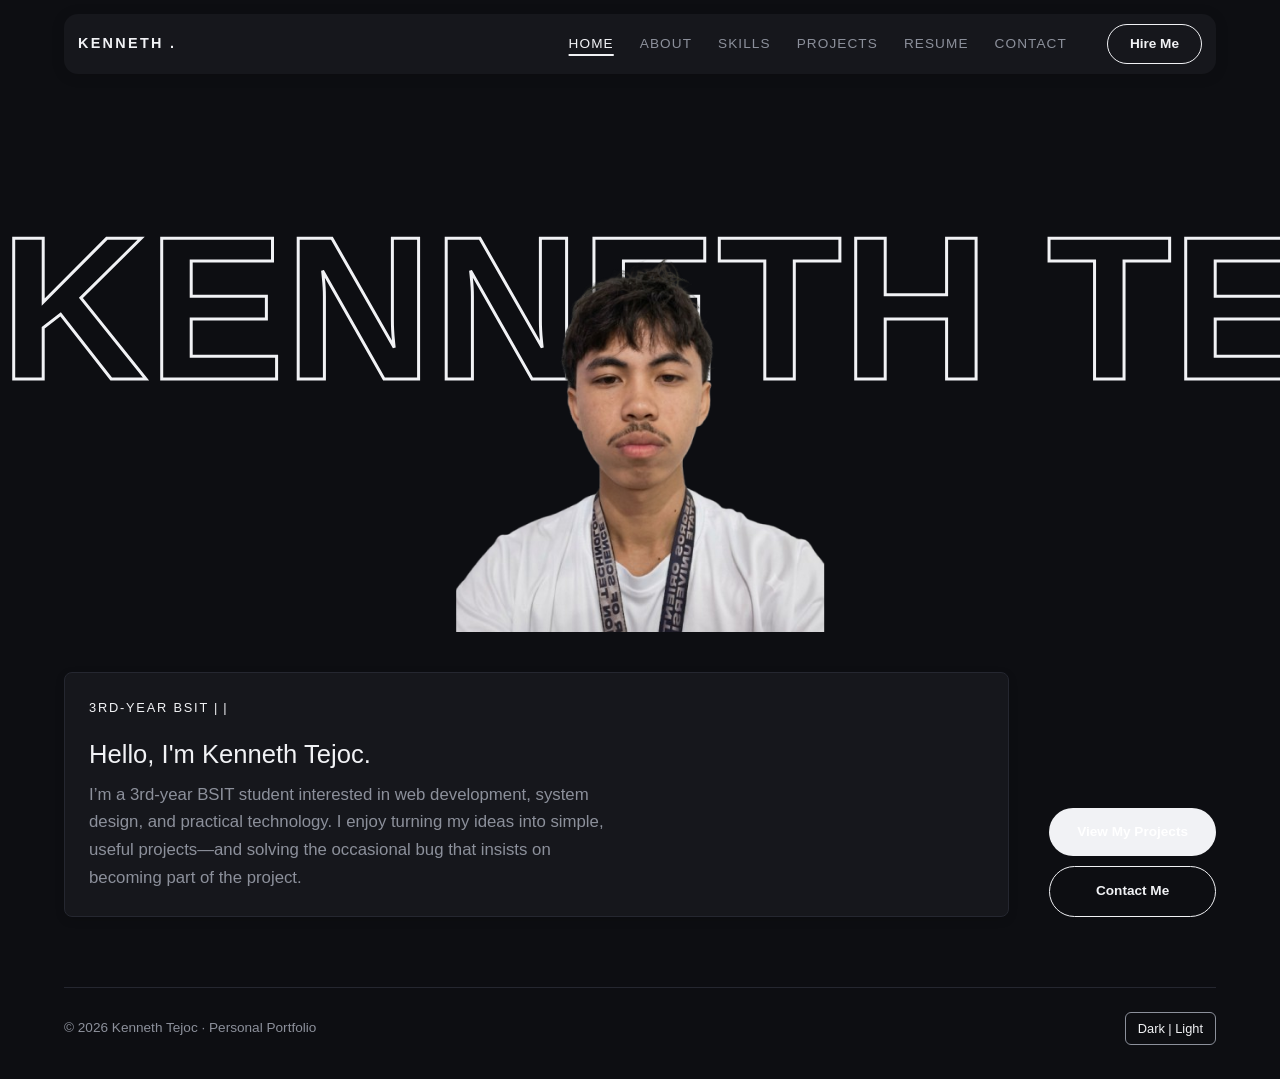
<file: index.html>
<!DOCTYPE html>
<html lang="en">
 <head>
  <meta charset="utf-8"/>
  <meta content="width=device-width, initial-scale=1" name="viewport"/>
  <title>
   Home | Portfolio
  </title>
  <link href="assets/images/favicon.png" rel="icon"/>
  <link href="assets/css/style.css" rel="stylesheet"/>
 </head>
 <body>
  <script>
   let theme = localStorage.getItem("theme");

   if (theme === "light") {
    document.body.classList.add("light");
   }
  </script>
  <header class="site-header">
   <div class="container header-row">
    <a class="logo" href="index.html">
     Kenneth
     <span>
      .
     </span>
    </a>
    <nav class="menu" id="menu">
     <a href="index.html">
      Home
     </a>
     <a href="about.html">
      About
     </a>
     <a href="skills.html">
      Skills
     </a>
     <a href="projects.html">
      Projects
     </a>
     <a href="resume.html">
      Resume
     </a>
     <a href="contact.html">
      Contact
     </a>
    </nav>
    <a class="btn header-btn" href="contact.html">
     Hire Me
    </a>
    <button aria-expanded="false" aria-label="Open menu" class="hamburger" id="hamburger">
     ☰
    </button>
   </div>
  </header>
  <main>
  <section class="hero">
    <div class="hero-stage">
      <div class="marquee">
        <div class="marquee-track">
          <span class="home-marquee">Kenneth Tejoc • BSIT Developer • </span>
          <span class="home-marquee">Kenneth Tejoc • BSIT Developer • </span>
          <span class="home-marquee">Kenneth Tejoc • BSIT Developer • </span>
        </div>
      </div>
      <img class="hero-photo" id="homePhoto" src="assets/images/Profile.jpeg" alt="Profile photo" />
    </div>
    <div class="container hero-info">
      <div class="content-card">
        <p class="hero-role" id="homeRole" data-text="3rd-Year BSIT Student &amp; Web Developer"></p>
        <p><strong>Hello, I'm <span class="personal-name">Kenneth Tejoc</span>.</strong> I’m a 3rd-year BSIT student interested in web development, system design, and practical technology. I enjoy turning my ideas into simple, useful projects—and solving the occasional bug that insists on becoming part of the project.</p>
      </div>
      <div class="hero-buttons">
        <a class="btn" id="homeProjectButton" href="projects.html">View My Projects</a>
        <a class="btn btn-outline" id="homeContactButton" href="contact.html">Contact Me</a>
      </div>
    </div>
  </section>
</main>
  <footer class="site-footer">
   <p>
    &copy; 2026 Kenneth Tejoc &middot; Personal Portfolio
   </p>
   <button aria-label="Switch dark or light mode" class="theme-button" id="themeButton">Dark | Light</button>
  </footer>
  <div class="theme-circle" id="themeCircle">
  </div>
  <script src="assets/js/script.js">
  </script>
 </body>
</html>
</file>
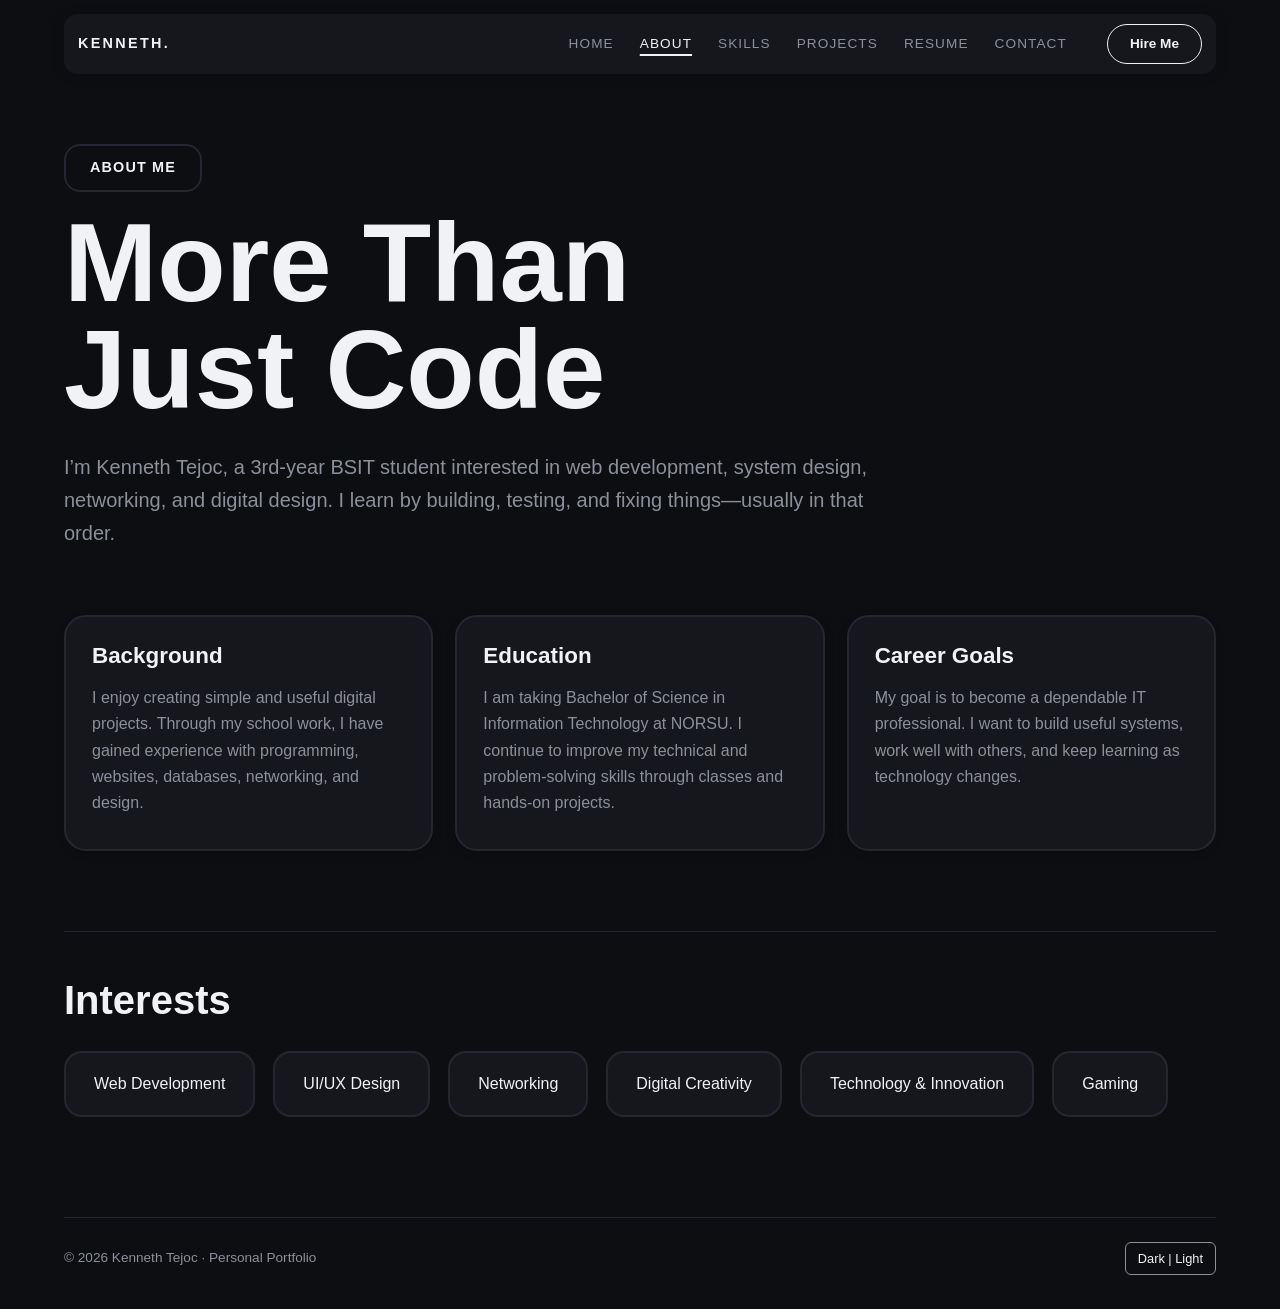
<file: about.html>
<!DOCTYPE html>
<html lang="en">
<head>
    <meta charset="utf-8">
    <meta name="viewport" content="width=device-width, initial-scale=1">
    <title>About | Portfolio</title>
    <link rel="icon" href="assets/images/favicon.png">
    <link rel="stylesheet" href="assets/css/style.css">
</head>
<body>
    <script>
        let theme = localStorage.getItem("theme");
        if (theme === "light") {
            document.body.classList.add("light");
        }
    </script>

    <header class="site-header">
        <div class="container header-row">
            <a class="logo" href="index.html">Kenneth<span>.</span></a>

            <nav class="menu" id="menu">
                <a href="index.html">Home</a>
                <a href="about.html">About</a>
                <a href="skills.html">Skills</a>
                <a href="projects.html">Projects</a>
                <a href="resume.html">Resume</a>
                <a href="contact.html">Contact</a>
            </nav>

            <a class="btn header-btn" href="contact.html">Hire Me</a>

            <button class="hamburger" id="hamburger" aria-label="Open menu" aria-expanded="false">
                ☰
            </button>
        </div>
    </header>

    <main>
        <section class="about-page container">
            <div class="about-title">
                <span class="section-label">ABOUT ME</span>
                <h1>More Than<br>Just Code</h1>
                <p>
                    I’m Kenneth Tejoc, a 3rd-year BSIT student interested in
                    web development, system design, networking, and digital design.
                    I learn by building, testing, and fixing things—usually in that order.
                </p>
            </div>

            <div class="about-cards">
                <div class="card about-card">
                    <h3>Background</h3>
                    <p>
                        I enjoy creating simple and useful digital projects. Through my school work, I have gained experience with programming, websites, databases, networking, and design.
                    </p>
                </div>

                <div class="card about-card">
                    <h3>Education</h3>
                    <p>
                        I am taking Bachelor of Science in Information Technology at NORSU. I continue to improve my technical and problem-solving skills through classes and hands-on projects.
                    </p>
                </div>

                <div class="card about-card">
                    <h3>Career Goals</h3>
                    <p>
                        My goal is to become a dependable IT professional. I want to build useful systems, work well with others, and keep learning as technology changes.
                    </p>
                </div>
            </div>

            <div class="interest-section">
                <h2>Interests</h2>
                <div class="interest-list">
                    <span>Web Development</span>
                    <span>UI/UX Design</span>
                    <span>Networking</span>
                    <span>Digital Creativity</span>
                    <span>Technology &amp; Innovation</span>
                    <span>Gaming</span>
                </div>
            </div>
        </section>
    </main>

    <footer class="site-footer">
        <p>&copy; 2026 Kenneth Tejoc · Personal Portfolio</p>
        <button class="theme-button" id="themeButton" aria-label="Switch dark or light mode">Dark | Light</button>
    </footer>

    <div class="theme-circle" id="themeCircle"></div>
    <script src="assets/js/script.js"></script>
</body>
</html>
</file>
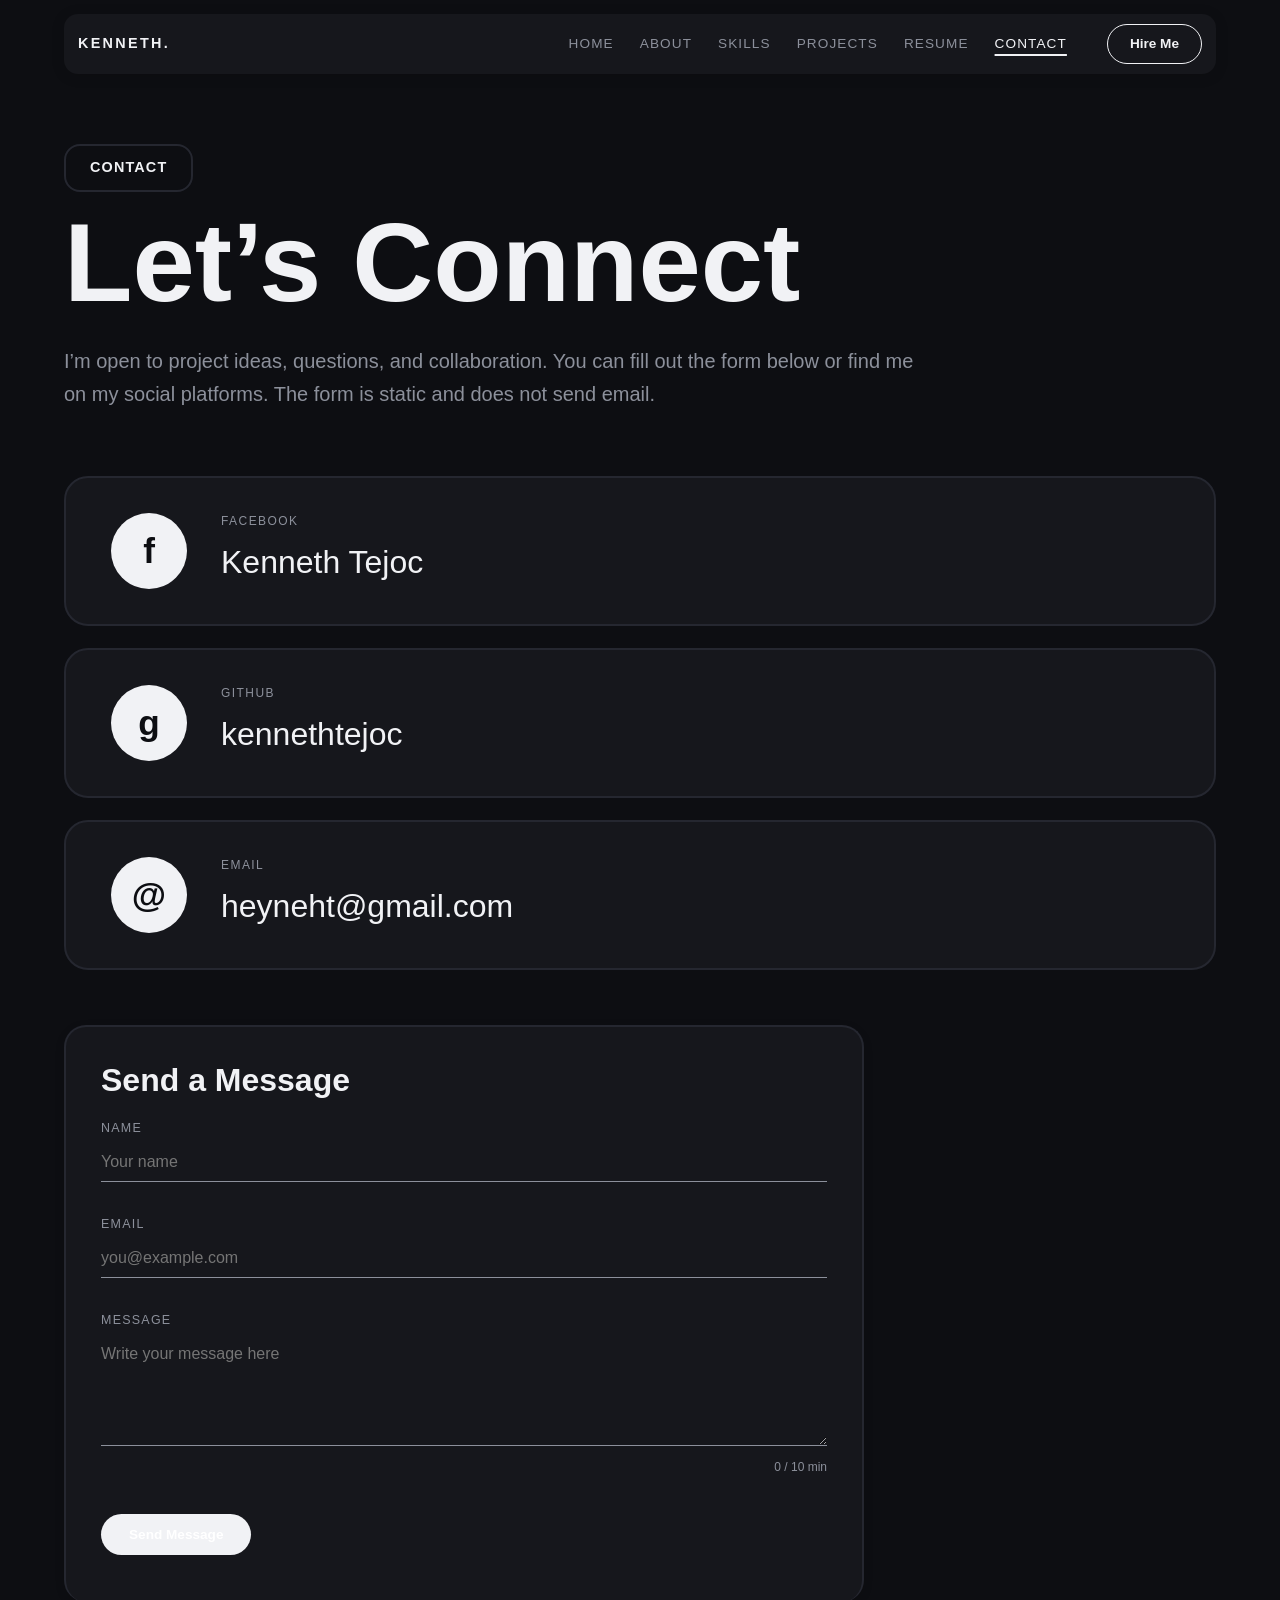
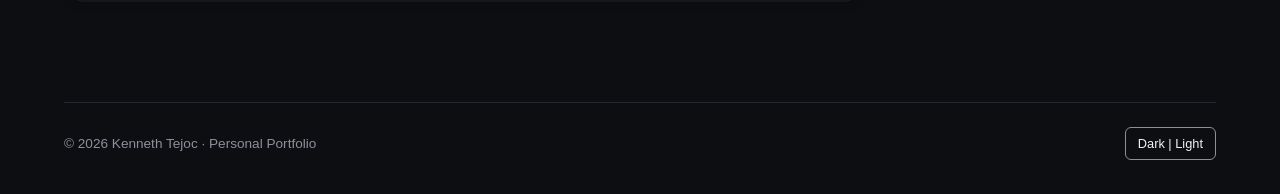
<file: contact.html>
<!DOCTYPE html>
<html lang="en">
<head>
    <meta charset="utf-8">
    <meta name="viewport" content="width=device-width, initial-scale=1">
    <title>Contact | Portfolio</title>
    <link rel="stylesheet" href="assets/css/style.css">
</head>
<body>
    <script>
        let theme = localStorage.getItem("theme");
        if (theme === "light") {
            document.body.classList.add("light");
        }
    </script>

    <header class="site-header">
        <div class="container header-row">
            <a class="logo" href="index.html">Kenneth<span>.</span></a>

            <nav class="menu" id="menu">
                <a href="index.html">Home</a>
                <a href="about.html">About</a>
                <a href="skills.html">Skills</a>
                <a href="projects.html">Projects</a>
                <a href="resume.html">Resume</a>
                <a href="contact.html">Contact</a>
            </nav>

            <a class="btn header-btn" href="contact.html">Hire Me</a>

            <button class="hamburger" id="hamburger" aria-label="Open menu" aria-expanded="false">
                ☰
            </button>
        </div>
    </header>

    <main>
        <section class="contact-page container">
            <div class="contact-title">
                <span class="section-label">CONTACT</span>
                <h1>Let’s Connect</h1>
                <p>
                    I’m open to project ideas, questions, and collaboration.
                    You can fill out the form below or find me on my social platforms.
                    The form is static and does not send email.
                </p>
            </div>

            <div class="contact-links">
                <a class="contact-link facebook" href="https://www.facebook.com/share/1MhWG9ZYZe/" target="_blank" rel="noopener">
                    <span class="contact-icon">f</span>
                    <span>
                        <small>FACEBOOK</small>
                        Kenneth Tejoc
                    </span>
                </a>

                <a class="contact-link github" href="https://github.com/kennethtejoc" target="_blank" rel="noopener">
                    <span class="contact-icon">g</span>
                    <span>
                        <small>GITHUB</small>
                        kennethtejoc
                    </span>
                </a>

                <a class="contact-link email-link">
                    <span class="contact-icon">@</span>
                    <span>
                        <small>EMAIL</small>
                        heyneht@gmail.com
                    </span>
                </a>
            </div>

            <form class="card contact-form" id="contactForm" novalidate>
                <h2>Send a Message</h2>

                <label for="name">Name</label>
                <input id="name" placeholder="Your name" type="text">
                <span class="error" id="nameError"></span>

                <label for="email">Email</label>
                <input id="email" placeholder="you@example.com" type="email">
                <span class="error" id="emailError"></span>

                <label for="message">Message</label>
                <textarea id="message" placeholder="Write your message here" rows="5"></textarea>
                <span class="counter" id="msgCount">0 / 10 min</span>
                <span class="error" id="messageError"></span>

                <button class="btn" type="submit">Send Message</button>
                <p class="form-success" id="formSuccess"></p>
            </form>
        </section>
    </main>

    <footer class="site-footer">
        <p>&copy; 2026 Kenneth Tejoc · Personal Portfolio</p>
        <button class="theme-button" id="themeButton" aria-label="Switch dark or light mode">Dark | Light</button>
    </footer>

    <div class="theme-circle" id="themeCircle"></div>
    <script src="assets/js/script.js"></script>
</body>
</html>
</file>
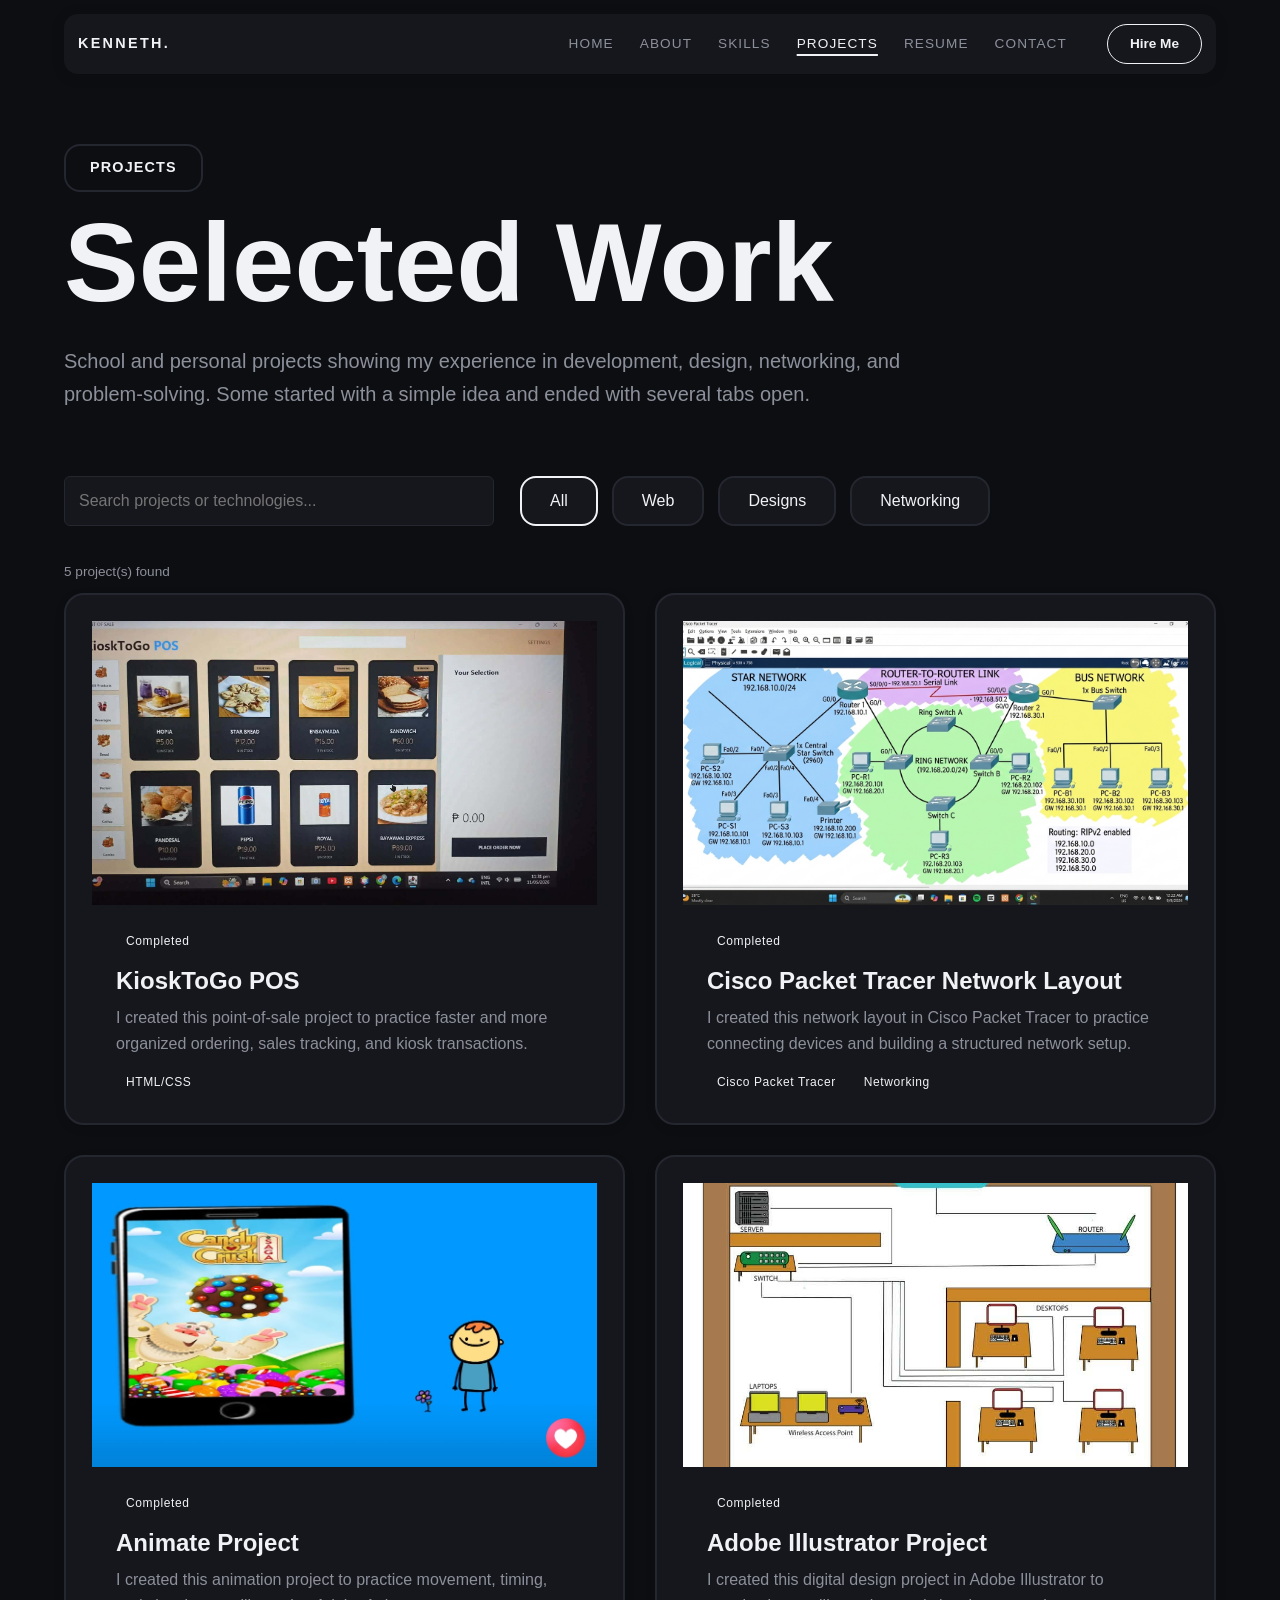
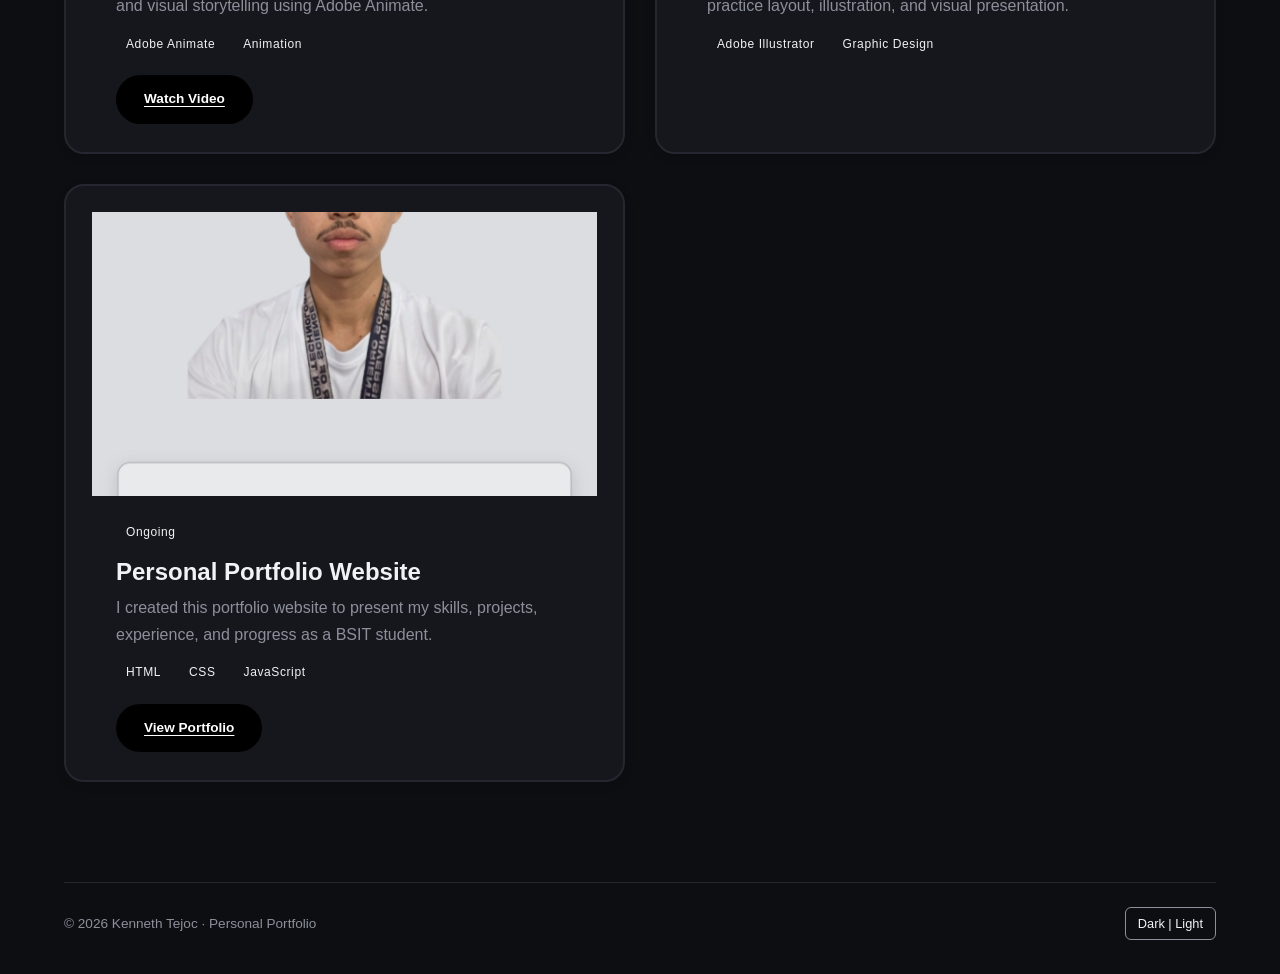
<file: projects.html>
<!DOCTYPE html>
<html lang="en">
<head>
    <meta charset="utf-8">
    <meta name="viewport" content="width=device-width, initial-scale=1">
    <title>Projects | Portfolio</title>
    <link rel="icon" href="assets/images/favicon.png">
    <link rel="stylesheet" href="assets/css/style.css">
</head>
<body>
    <script>
        let theme = localStorage.getItem("theme");
        if (theme === "light") {
            document.body.classList.add("light");
        }
    </script>

    <header class="site-header">
        <div class="container header-row">
            <a class="logo" href="index.html">Kenneth<span>.</span></a>

            <nav class="menu" id="menu">
                <a href="index.html">Home</a>
                <a href="about.html">About</a>
                <a href="skills.html">Skills</a>
                <a href="projects.html">Projects</a>
                <a href="resume.html">Resume</a>
                <a href="contact.html">Contact</a>
            </nav>

            <a class="btn header-btn" href="contact.html">Hire Me</a>

            <button class="hamburger" id="hamburger" aria-label="Open menu" aria-expanded="false">
                ☰
            </button>
        </div>
    </header>

    <main>
        <section class="projects-page container">
            <div class="projects-title">
                <span class="section-label">PROJECTS</span>
                <h1>Selected Work</h1>
                <p>
                    School and personal projects showing my experience in
                    development, design, networking, and problem-solving.
                    Some started with a simple idea and ended with several tabs open.
                </p>
            </div>

            <div class="project-tools project-tools-new">
                <input class="search-box" id="projectSearch" type="search"
                    placeholder="Search projects or technologies...">

                <div class="filters">
                    <button class="filter-btn" data-filter="All">All</button>
                    <button class="filter-btn" data-filter="Web">Web</button>
                    <button class="filter-btn" data-filter="Designs">Designs</button>
                    <button class="filter-btn" data-filter="Networking">Networking</button>
                </div>
            </div>

            <p class="result-count" id="resultCount"></p>

            <div class="project-list">
                <section class="card project" data-category="Web">
                    <img src="assets/images/kiosktogo-pos.jpg" alt="KioskToGo POS preview">
                    <span class="status">Completed</span>
                    <h3>KioskToGo POS</h3>
                    <p>
                        I created this point-of-sale project to practice faster and more organized
                        ordering, sales tracking, and kiosk transactions.
                    </p>
                    <div class="tags"><span>HTML/CSS</span><span></span></div>
                </section>

                <section class="card project" data-category="Networking">
                    <img src="assets/images/cisco-packet-tracer.jpg" alt="Cisco Packet Tracer network layout preview">
                    <span class="status">Completed</span>
                    <h3>Cisco Packet Tracer Network Layout</h3>
                    <p>
                        I created this network layout in Cisco Packet Tracer to practice
                        connecting devices and building a structured network setup.
                    </p>
                    <div class="tags"><span>Cisco Packet Tracer</span><span>Networking</span></div>
                </section>

                <section class="card project" data-category="Designs">
                    <img src="assets/images/animate-project.jpg" alt="Animate project preview">
                    <span class="status">Completed</span>
                    <h3>Animate Project</h3>
                    <p>
                        I created this animation project to practice movement, timing,
                        and visual storytelling using Adobe Animate.
                    </p>
                    <div class="tags"><span>Adobe Animate</span><span>Animation</span></div>
                    <a class="btn" href="https://www.facebook.com/share/v/1A2hfbajcm/" target="_blank" rel="noopener">Watch Video</a>
                </section>

                <section class="card project" data-category="Designs">
                    <img src="assets/images/illustrator-project.jpg" alt="Adobe Illustrator project preview">
                    <span class="status">Completed</span>
                    <h3>Adobe Illustrator Project</h3>
                    <p>
                        I created this digital design project in Adobe Illustrator to
                        practice layout, illustration, and visual presentation.
                    </p>
                    <div class="tags"><span>Adobe Illustrator</span><span>Graphic Design</span></div>
                </section>

                <section class="card project" data-category="Web">
                    <img src="assets/images/portfolio-website.jpg" alt="Personal portfolio website preview">
                    <span class="status">Ongoing</span>
                    <h3>Personal Portfolio Website</h3>
                    <p>
                        I created this portfolio website to present my skills,
                        projects, experience, and progress as a BSIT student.
                    </p>
                    <div class="tags"><span>HTML</span><span>CSS</span><span>JavaScript</span></div>
                    <a class="btn" href="index.html">View Portfolio</a>
                </section>
            </div>
        </section>
    </main>

    <footer class="site-footer">
        <p>&copy; 2026 Kenneth Tejoc · Personal Portfolio</p>
        <button class="theme-button" id="themeButton" aria-label="Switch dark or light mode">Dark | Light</button>
    </footer>

    <div class="theme-circle" id="themeCircle"></div>
    <script src="assets/js/script.js"></script>
</body>
</html>
</file>
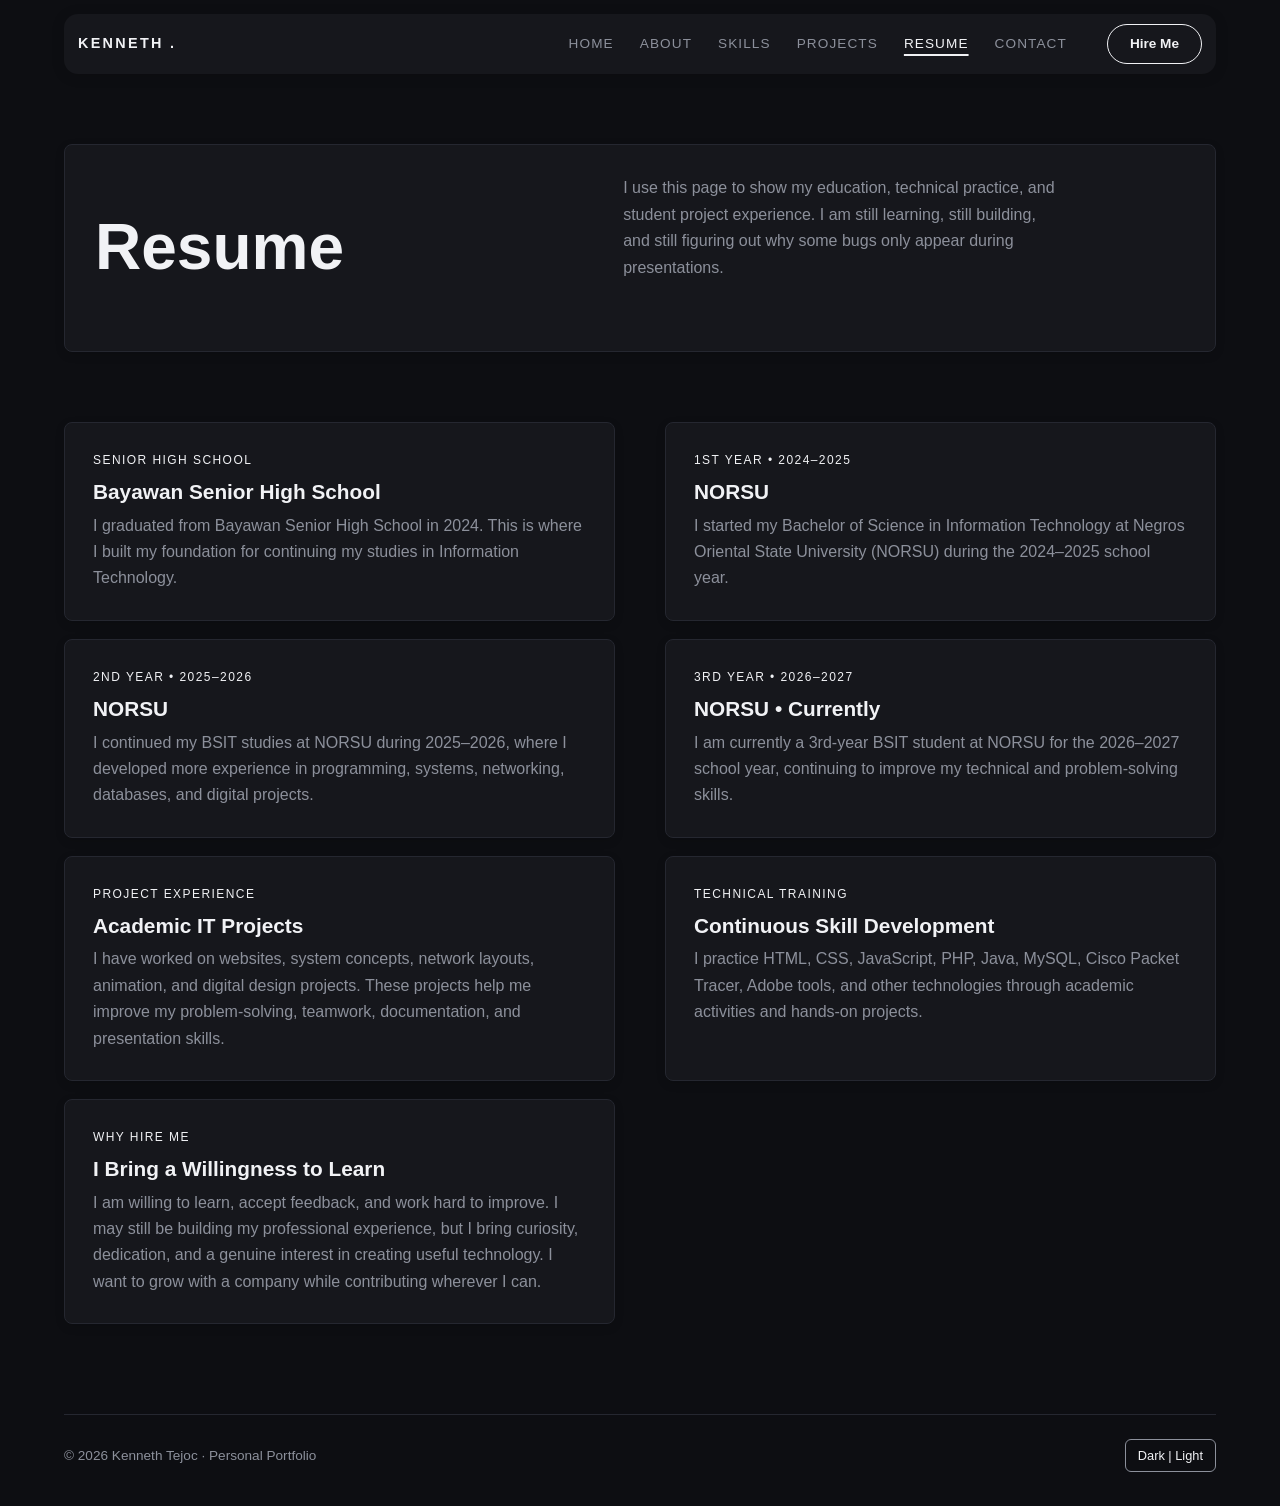
<file: resume.html>
<!DOCTYPE html>
<html lang="en">
 <head>
  <meta charset="utf-8"/>
  <meta content="width=device-width, initial-scale=1" name="viewport"/>
  <title>
   Resume | Portfolio
  </title>
  <link href="assets/images/favicon.png" rel="icon"/>
  <link href="assets/css/style.css" rel="stylesheet"/>
 </head>
 <body>
  <script>
   let theme = localStorage.getItem("theme");

   if (theme === "light") {
    document.body.classList.add("light");
   }
  </script>
  <header class="site-header">
   <div class="container header-row">
    <a class="logo" href="index.html">
     Kenneth
     <span>
      .
     </span>
    </a>
    <nav class="menu" id="menu">
     <a href="index.html">
      Home
     </a>
     <a href="about.html">
      About
     </a>
     <a href="skills.html">
      Skills
     </a>
     <a href="projects.html">
      Projects
     </a>
     <a href="resume.html">
      Resume
     </a>
     <a href="contact.html">
      Contact
     </a>
    </nav>
    <a class="btn header-btn" href="contact.html">
     Hire Me
    </a>
    <button aria-expanded="false" aria-label="Open menu" class="hamburger" id="hamburger">
     ☰
    </button>
   </div>
  </header>
  <main>
  <section class="page-section container">
    <div class="page-heading-card">
      <h1>Resume</h1>
      <p class="page-intro">I use this page to show my education, technical practice, and student project experience. I am still learning, still building, and still figuring out why some bugs only appear during presentations.</p>
    </div>
    <div class="resume-grid">
      <div class="resume-card card"><p class="resume-label">Senior High School</p><h3>Bayawan Senior High School</h3><p>I graduated from Bayawan Senior High School in 2024. This is where I built my foundation for continuing my studies in Information Technology.</p></div>
      <div class="resume-card card"><p class="resume-label">1st Year • 2024–2025</p><h3>NORSU</h3><p>I started my Bachelor of Science in Information Technology at Negros Oriental State University (NORSU) during the 2024–2025 school year.</p></div>
      <div class="resume-card card"><p class="resume-label">2nd Year • 2025–2026</p><h3>NORSU</h3><p>I continued my BSIT studies at NORSU during 2025–2026, where I developed more experience in programming, systems, networking, databases, and digital projects.</p></div>
      <div class="resume-card card"><p class="resume-label">3rd Year • 2026–2027</p><h3>NORSU • Currently</h3><p>I am currently a 3rd-year BSIT student at NORSU for the 2026–2027 school year, continuing to improve my technical and problem-solving skills.</p></div>
      <div class="resume-card card"><p class="resume-label">Project Experience</p><h3>Academic IT Projects</h3><p>I have worked on websites, system concepts, network layouts, animation, and digital design projects. These projects help me improve my problem-solving, teamwork, documentation, and presentation skills.</p></div>
      <div class="resume-card card"><p class="resume-label">Technical Training</p><h3>Continuous Skill Development</h3><p>I practice HTML, CSS, JavaScript, PHP, Java, MySQL, Cisco Packet Tracer, Adobe tools, and other technologies through academic activities and hands-on projects.</p></div>
      <div class="resume-card card"><p class="resume-label">Why Hire Me</p><h3>I Bring a Willingness to Learn</h3><p>I am willing to learn, accept feedback, and work hard to improve. I may still be building my professional experience, but I bring curiosity, dedication, and a genuine interest in creating useful technology. I want to grow with a company while contributing wherever I can.</p></div>
    </div>
  </section>
</main>
  <footer class="site-footer">
   <p>
    &copy; 2026 Kenneth Tejoc &middot; Personal Portfolio
   </p>
   <button aria-label="Switch dark or light mode" class="theme-button" id="themeButton">Dark | Light</button>
  </footer>
  <div class="theme-circle" id="themeCircle">
  </div>
  <script src="assets/js/script.js">
  </script>
 </body>
</html>
</file>
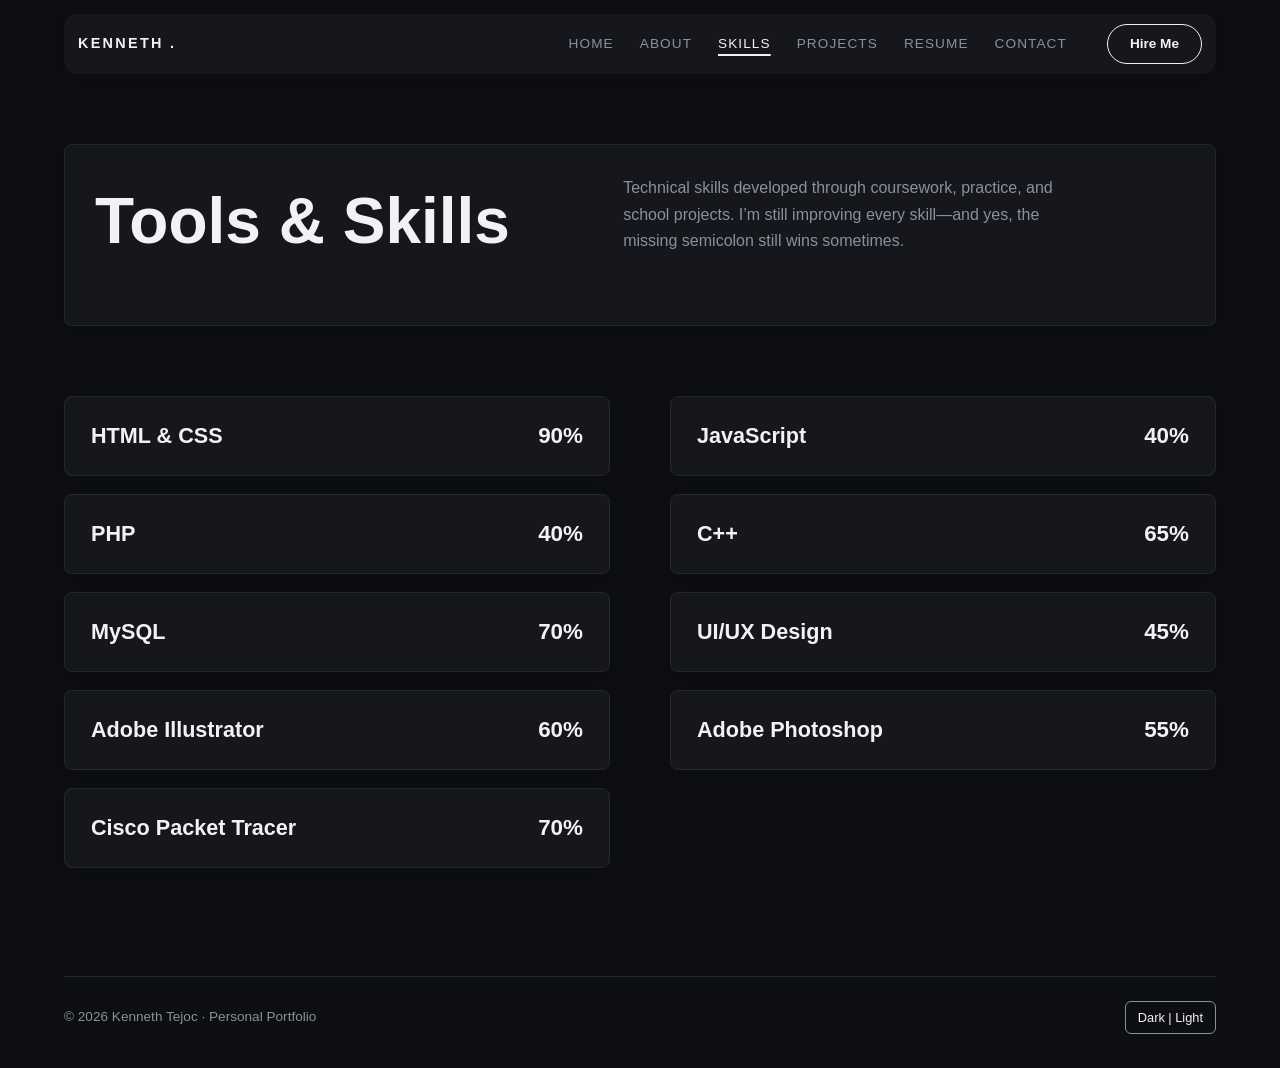
<file: skills.html>
<!DOCTYPE html>
<html lang="en">
 <head>
  <meta charset="utf-8"/>
  <meta content="width=device-width, initial-scale=1" name="viewport"/>
  <title>
   Skills | Portfolio
  </title>
  <link href="assets/images/favicon.png" rel="icon"/>
  <link href="assets/css/style.css" rel="stylesheet"/>
 </head>
 <body>
  <script>
   let theme = localStorage.getItem("theme");

   if (theme === "light") {
    document.body.classList.add("light");
   }
  </script>
  <header class="site-header">
   <div class="container header-row">
    <a class="logo" href="index.html">
     Kenneth
     <span>
      .
     </span>
    </a>
    <nav class="menu" id="menu">
     <a href="index.html">
      Home
     </a>
     <a href="about.html">
      About
     </a>
     <a href="skills.html">
      Skills
     </a>
     <a href="projects.html">
      Projects
     </a>
     <a href="resume.html">
      Resume
     </a>
     <a href="contact.html">
      Contact
     </a>
    </nav>
    <a class="btn header-btn" href="contact.html">
     Hire Me
    </a>
    <button aria-expanded="false" aria-label="Open menu" class="hamburger" id="hamburger">
     ☰
    </button>
   </div>
  </header>
  <main>
  <section class="page-section container">
    <div class="page-heading-card">
      <h1>Tools &amp; Skills</h1>
      <p class="page-intro">Technical skills developed through coursework, practice, and school projects. I’m still improving every skill—and yes, the missing semicolon still wins sometimes.</p>
    </div>
    <div class="grid grid-3 skill-list">
      <button class="card skill-card" type="button">
        <span>
          <h3>HTML & CSS</h3>
          <p>90%</p>
        </span>
        <span class="skill-description">I am highly comfortable building and styling basic responsive websites. I can structure pages, create layouts, and keep my code organized.</span>
      </button>
      <button class="card skill-card" type="button">
        <span>
          <h3>JavaScript</h3>
          <p>40%</p>
        </span>
        <span class="skill-description">I can use JavaScript for interactive features such as navigation, validation, filtering, buttons, and simple page behavior.</span>
      </button>
      <button class="card skill-card" type="button">
        <span>
          <h3>PHP</h3>
          <p>40%</p>
        </span>
        <span class="skill-description">I have a working knowledge of PHP for basic server-side programming and connecting web pages with data.</span>
      </button>
      <button class="card skill-card" type="button">
        <span>
          <h3>C++</h3>
          <p>65%</p>
        </span>
        <span class="skill-description">I can write basic C++ programs and understand core programming concepts such as variables, conditions, loops, methods, and classes.</span>
      </button>
      <button class="card skill-card" type="button">
        <span>
          <h3>MySQL</h3>
          <p>70%</p>
        </span>
        <span class="skill-description">I can create and work with basic databases, tables, queries, and relationships for school system projects.</span>
      </button>
      <button class="card skill-card" type="button">
        <span>
          <h3>UI/UX Design</h3>
          <p>45%</p>
        </span>
        <span class="skill-description">I can design simple and user-friendly interfaces while paying attention to layout, spacing, readability, and ease of use.</span>
      </button>
      <button class="card skill-card" type="button">
        <span>
          <h3>Adobe Illustrator</h3>
          <p>60%</p>
        </span>
        <span class="skill-description">I am comfortable creating digital designs, layouts, and visual elements using Adobe Illustrator.</span>
      </button>
      <button class="card skill-card" type="button">
        <span>
          <h3>Adobe Photoshop</h3>
          <p>55%</p>
        </span>
        <span class="skill-description">I can use Photoshop for basic image editing, composition, and visual improvements.</span>
      </button>
      <button class="card skill-card" type="button">
        <span>
          <h3>Cisco Packet Tracer</h3>
          <p>70%</p>
        </span>
        <span class="skill-description">I can create network layouts, configure basic devices, and practice connectivity using Cisco Packet Tracer.</span>
      </button>
    </div>
  </section>
</main>
  <footer class="site-footer">
   <p>
    &copy; 2026 Kenneth Tejoc &middot; Personal Portfolio
   </p>
   <button aria-label="Switch dark or light mode" class="theme-button" id="themeButton">Dark | Light</button>
  </footer>
  <div class="theme-circle" id="themeCircle">
  </div>
  <script src="assets/js/script.js">
  </script>
 </body>
</html>
</file>
<file: assets/css/style.css>
/* Defines site colors and resets default styles. */

body {
    --bg:#0d0e12;
    --text:#f1f2f5;
    --muted:#8c909b;
    --card:#16171c;
    --line:#252730;
    --accent:#f1f2f5;
    --nav:#16171c;

    min-height:100vh;
    display:flex;
    flex-direction:column;
    margin:0;
    font-family:Arial,sans-serif;
    background:var(--bg);
    color:var(--text);
    line-height:1.65;
    overflow-x:hidden;
}

body.light {
    --bg:#dcdde0;
    --text:#0b0b0d;
    --muted:#565960;
    --card:#e9eaec;
    --line:#b9bbc1;
    --accent:#0b0b0d;
    --nav:#f8f8f9;
}

* {
    margin:0;
    padding:0;
    box-sizing:border-box;
}

html { scroll-behavior:smooth; }

a {
    color:inherit;
    text-decoration:none;
}

h1,h2,h3 {
    font-weight:600;
    line-height:1.15;
}

main {
    flex:1;
    position:relative;
    z-index:1;
    animation:fade-up .6s ease both;
}

.container {
    width:90%;
    max-width:1180px;
    margin:auto;
}


/* Styles the site header and navigation. */

.site-header {
    position:sticky;
    top:0;
    z-index:10;
    padding-top:14px;
}

.header-row {
    display:flex;
    align-items:center;
    gap:40px;
    padding:10px 14px;
    background:var(--nav);
    border-radius:14px;
    box-shadow:0 2px 14px #0002;
    position:relative;
}

.logo {
    margin-right:auto;
    font-size:.9rem;
    font-weight:700;
    letter-spacing:.16em;
    text-transform:uppercase;
}

.logo span { color:var(--accent); }

.menu {
    display:flex;
    gap:26px;
    font-size:.85rem;
    letter-spacing:.08em;
    text-transform:uppercase;
}

.menu a {
    color:var(--muted);
    transition:.2s;
}

.menu a:hover,
.menu a.active {
    color:var(--text);
    text-decoration:underline;
    text-underline-offset:6px;
    text-decoration-thickness:2px;
}

.hamburger {
    display:none;
    border:0;
    background:none;
    color:var(--text);
    font-size:1.7rem;
    cursor:pointer;
}


/* Styles buttons and their states. */

.btn {
    display:inline-block;
    padding:13px 28px;
    border:0;
    border-radius:30px;
    background:var(--accent);
    color:#fff;
    font-size:.85rem;
    font-weight:600;
    cursor:pointer;
    transition:.2s;
}

.btn:hover {
    transform:translateY(-2px);
    box-shadow:0 6px 14px #0004;
}

.btn:active {
    transform:none;
    box-shadow:none;
}

.btn-outline,
.header-btn.btn {
    background:none;
    color:var(--text);
    border:1.5px solid var(--text);
}

.btn-outline:hover,
.header-btn.btn:hover {
    background:var(--text);
    color:var(--bg);
}

.header-btn.btn {
    padding:8px 22px;
}

.header-btn.btn:hover { box-shadow:none; }


/* Styles the home-page layout. */

.hero-stage {
    position:relative;
    height:62vh;
    min-height:400px;
    overflow:hidden;
}

.marquee {
    position:absolute;
    top:42%;
    left:0;
    width:100%;
    transform:translateY(-50%);
    overflow:hidden;
    white-space:nowrap;
}

.marquee-track {
    display:inline-block;
    animation:slide-left 40s linear infinite;
}

.marquee-track span {
    display:inline-block;
    padding-right:3rem;
    font-size:clamp(5rem,16vw,13rem);
    font-weight:bold;
    text-transform:uppercase;
    color:transparent;
    -webkit-text-stroke:3px var(--text);
    animation:name-move 6s linear infinite;
}

.hero-photo {
    position:absolute;
    left:50%;
    bottom:0;
    z-index:2;
    height:88%;
    max-width:80%;
    object-fit:contain;
    transform:translateX(-50%);
}

.hero-info {
    display:grid;
    grid-template-columns:1fr auto;
    align-items:end;
    gap:40px;
    padding:40px 0 70px;
}

.hero-info p {
    max-width:520px;
    color:var(--muted);
    font-size:1.05rem;
}

.hero-info strong {
    display:block;
    margin-bottom:6px;
    color:var(--text);
    font-size:1.6rem;
    font-weight:400;
}

.hero-role {
    margin-bottom:14px!important;
    color:var(--accent)!important;
    font-size:.8rem!important;
    letter-spacing:.14em;
    text-transform:uppercase;
}

.hero-role::after {
    content:"|";
    margin-left:4px;
}

.hero-buttons {
    display:flex;
    flex-direction:column;
    gap:10px;
}

.hero-buttons .btn { text-align:center; }


/* Styles shared page sections. */

.page-section {
    display:grid;
    grid-template-columns:5fr 6fr;
    gap:60px;
    align-items:end;
    padding:70px 0 90px;
}

.page-section > * { grid-column:1/-1; }

.page-section h1 {
    grid-column:1;
    padding-bottom:36px;
    font-size:clamp(2.4rem,5vw,4rem);
}

.page-intro {
    grid-column:2!important;
    max-width:440px;
    padding-bottom:40px;
    color:var(--muted);
}

.page-heading-card {
    grid-column:1/-1;
    display:grid;
    grid-template-columns:5fr 6fr;
    gap:60px;
    align-items:end;
    padding:30px;
    margin-bottom:10px;
}

.card,
.content-card,
.page-heading-card,
.resume-card {
    background:var(--card);
    border:1px solid var(--line);
    border-radius:8px;
    box-shadow:0 3px 10px #0002;
}

.card { padding:26px; }
.content-card { padding:24px; }

.card h3 {
    margin-bottom:10px;
    font-size:1.35rem;
}

.card p {
    margin-bottom:6px;
    color:var(--muted);
}

.card a {
    color:var(--accent);
    text-decoration:underline;
    text-underline-offset:3px;
}

.admin-nav {
    display:flex;
    flex-wrap:wrap;
    gap:10px;
    margin:0 0 24px;
}

.admin-nav a {
    padding:8px 14px;
    border:1px solid var(--line);
    border-radius:20px;
    color:var(--muted);
}

.admin-nav a:hover {
    color:var(--text);
    border-color:var(--text);
}

.dashboard-shell { display:flex; flex-direction:column; gap:28px; }
.dashboard-welcome { display:flex; align-items:center; justify-content:space-between; gap:24px; }
.dashboard-welcome h2 { margin:18px 0 8px; font-size:clamp(1.6rem,4vw,2.4rem); }
.dashboard-welcome p { color:var(--muted); }
.dashboard-stats { display:grid; grid-template-columns:repeat(4,minmax(0,1fr)); gap:16px; }
.dashboard-stat { display:flex; flex-direction:column; gap:8px; padding:22px; }
.dashboard-stat strong { font-size:2.4rem; line-height:1; }
.dashboard-stat span { color:var(--muted); text-transform:uppercase; font-size:.75rem; letter-spacing:.08em; }
.dashboard-section h2 { margin-bottom:6px; }
.dashboard-section > p { margin-bottom:16px; color:var(--muted); }
.admin-card-grid { display:grid; grid-template-columns:repeat(3,minmax(0,1fr)); gap:16px; }
.admin-card { display:flex; flex-direction:column; align-items:flex-start; gap:10px; min-height:145px; padding:22px; border:1px solid var(--line); border-radius:10px; background:var(--card); color:var(--text); text-decoration:none; transition:transform .18s ease,border-color .18s ease,box-shadow .18s ease; }
.admin-card:hover { border-color:var(--accent); box-shadow:0 8px 24px #0002; transform:translateY(-2px); opacity:1; }
.admin-card:focus-visible { outline:3px solid var(--accent); outline-offset:3px; }
.admin-card strong { color:var(--text); font-size:1.15rem; }
.admin-card span:last-child { color:var(--muted); font-size:.9rem; line-height:1.5; }
.admin-card-number { display:grid; place-items:center; min-width:30px; min-height:30px; padding:0 7px; border:1px solid var(--line); border-radius:999px; color:var(--muted); font-size:.72rem; letter-spacing:.06em; }
.admin-card-grid-small { grid-template-columns:repeat(2,minmax(0,1fr)); }
.dashboard-note { display:flex; flex-direction:column; gap:5px; padding:16px 20px; border-left:3px solid var(--accent); background:var(--nav); }
.dashboard-note span { color:var(--muted); font-size:.9rem; }
.dashboard-logout { align-self:flex-start; }
.admin-page .resume-grid { align-items:stretch; }
.admin-list-section > h2 { margin:28px 0 16px; }
.admin-list-section > p { color:var(--muted); }
.admin-page .resume-card { display:flex; flex-direction:column; gap:12px; padding:22px; }
.admin-page .resume-card h2,
.admin-page .resume-card h3,
.admin-page .resume-card p { margin:0; }
.admin-page .admin-card-actions { display:flex; flex-wrap:wrap; gap:10px; margin-top:auto; }
.admin-page .admin-card-actions form { margin:0; }
.admin-page .admin-card-actions .btn { margin:0; }
.card a:hover { opacity:.6; }


/* Styles page grids and card hover effects. */

.grid {
    display:grid;
    gap:0 60px;
}

.grid-2,
.grid-3 { grid-template-columns:repeat(2,1fr); }

.grid-4 { grid-template-columns:repeat(3,1fr); }

.grid-2 .project,
.grid-2 .card,
.grid-3 .card,
.grid-4 .card {
    margin-bottom:18px;
    transition:.2s;
}

.grid-2 .card:hover,
.grid-3 .card:hover,
.grid-4 .card:hover,
.project:hover {
    transform:translateY(-4px);
    border-color:var(--accent);
    box-shadow:0 6px 16px #0003;
}


/* Styles page headings and the about layout. */

.about-page,
.projects-page,
.contact-page {
    padding:70px 0 100px;
}

.section-label {
    display:inline-block;
    padding:10px 24px;
    border:2px solid var(--line);
    border-radius:16px;
    font-size:.9rem;
    font-weight:700;
    letter-spacing:.08em;
}

.about-title,
.projects-title,
.contact-title {
    max-width:1000px;
    margin-bottom:65px;
}

.about-title h1,
.projects-title h1,
.contact-title h1 {
    margin:18px 0 28px;
    font-size:clamp(3.5rem,9vw,7rem);
    line-height:.95;
}

.about-title p,
.projects-title p,
.contact-title p {
    max-width:850px;
    color:var(--muted);
    font-size:1.25rem;
}


/* Styles the about-page cards. */

.about-cards {
    display:grid;
    grid-template-columns:repeat(3,1fr);
    gap:22px;
    margin-bottom:80px;
}

.about-card {
    min-height:230px;
    padding:26px;
    border:2px solid var(--line);
    border-radius:22px;
    background:var(--card);
    transition:.2s;
}

.about-card:hover {
    transform:translateY(-5px);
    border-color:var(--accent);
}

.about-card h3 {
    margin-bottom:16px;
    font-size:1.4rem;
}

.about-card p { color:var(--muted); }

.interest-section {
    padding-top:45px;
    border-top:1px solid var(--line);
}

.interest-section h2 {
    margin-bottom:28px;
    font-size:2.5rem;
}

.interest-list {
    display:flex;
    flex-wrap:wrap;
    gap:18px;
}

.interest-list span {
    padding:18px 28px;
    border:2px solid var(--line);
    border-radius:18px;
    background:var(--card);
    transition:.2s;
}

.interest-list span:hover {
    transform:translateY(-4px);
    border-color:var(--accent);
}


/* Styles skill cards and levels. */

.grid-4 .card {
    display:flex;
    justify-content:space-between;
    align-items:baseline;
    padding:20px 24px;
}

.grid-4 .card h3 {
    margin:0;
    font-size:1.1rem;
}

.grid-4 .card p {
    margin:0;
    color:var(--accent);
    font-size:1.5rem;
}



/* Styles project action buttons. */
.project-list .project .btn,
.project-list .project .btn:visited {
    margin:18px 24px 0;
    background:#000 !important;
    color:#fff !important;
}

.project-list .project .btn:hover,
.project-list .project .btn:focus {
    background:#000 !important;
    color:#fff !important;
}

/* Styles clickable skill cards. */
.skill-card {
    width:100%;
    border:1px solid var(--line);
    color:var(--text);
    text-align:left;
    cursor:pointer;
}

.skill-card > span:first-child {
    display:flex;
    justify-content:space-between;
    align-items:baseline;
    gap:15px;
}

.skill-card h3 { margin:0; }

.skill-card p {
    margin:0;
    color:var(--accent);
    font-size:1.4rem;
    font-weight:700;
}

.skill-description {
    display:none;
    margin-top:16px;
    padding-top:14px;
    border-top:1px solid var(--line);
    color:var(--muted);
    font-size:.95rem;
}

.skill-card.open .skill-description {
    display:block;
}

/* Styles project search, filters, and cards. */

.project-tools {
    display:flex;
    flex-wrap:wrap;
    gap:16px 26px;
    align-items:center;
    margin-bottom:35px;
}

.search-box {
    flex:1 1 260px;
    max-width:430px;
    padding:11px 14px;
    border:1px solid var(--line);
    border-radius:6px;
    background:var(--card);
    color:var(--text);
    font:inherit;
}

.search-box:focus { outline:1px solid var(--accent); }

.filters {
    display:flex;
    flex-wrap:wrap;
    gap:14px;
}

.filter-btn {
    padding:14px 28px;
    border:2px solid var(--line);
    border-radius:16px;
    background:var(--card);
    color:var(--text);
    font-size:1rem;
    cursor:pointer;
}

.filter-btn:hover,
.filter-btn.active {
    border-color:var(--accent);
}

.project-list {
    display:grid;
    grid-template-columns:repeat(2,1fr);
    gap:30px;
}

.project-list .project {
    padding-bottom:28px;
    overflow:hidden;
    border:2px solid var(--line);
    border-radius:20px;
    background:var(--card);
    transition:.2s;
}

.project-list .project:hover {
    transform:translateY(-6px);
    border-color:var(--accent);
}

.project-list .project img {
    display:block;
    width:100%;
    aspect-ratio:16/9;
    object-fit:cover;
    margin-bottom:22px;
    transition:.2s;
}

.project-list .project:hover img {
    opacity:.85;
    transform:scale(1.01);
}

.project-list .project .status,
.project-list .project h3,
.project-list .project p,
.project-list .project .tags {
    margin-left:24px;
    margin-right:24px;
}

.project-list .project h3 { font-size:1.5rem; }

.project-list .project p {
    margin-bottom:10px;
    color:var(--muted);
}

.project.hidden { display:none; }

.tags {
    display:flex;
    flex-wrap:wrap;
    gap:8px;
    margin-top:12px;
}

.tags span,
.status {
    padding:3px 10px;
    background:var(--card);
    color:var(--text);
    font-size:.75rem;
    letter-spacing:.05em;
}

.status {
    display:inline-block;
    margin-bottom:12px;
}

.result-count {
    margin-bottom:10px;
    color:var(--muted);
    font-size:.85rem;
}


/* Styles the resume section. */

.resume-grid {
    display:grid;
    grid-template-columns:repeat(2,1fr);
    gap:18px 50px;
}

.resume-card { padding:28px; }

.resume-label {
    margin-bottom:9px!important;
    color:var(--accent)!important;
    font-size:.75rem!important;
    letter-spacing:.12em;
    text-transform:uppercase;
}

.resume-card h3 {
    margin-bottom:9px;
    font-size:1.3rem;
}

.resume-card p:last-child { margin:0; }


/* Styles the contact information. */

.contact-links {
    display:grid;
    gap:22px;
    margin-bottom:55px;
}

.contact-link {
    display:flex;
    align-items:center;
    gap:34px;
    min-height:150px;
    padding:28px 45px;
    border:2px solid var(--line);
    border-radius:24px;
    background:var(--card);
    font-size:2rem;
    transition:.2s;
}

.contact-link:hover {
    transform:translateY(-5px);
    border-color:var(--accent);
}

.contact-link small {
    display:block;
    margin-bottom:4px;
    color:var(--muted);
    font-size:.75rem;
    letter-spacing:.12em;
}

.contact-icon {
    display:flex;
    align-items:center;
    justify-content:center;
    flex:0 0 76px;
    width:76px;
    height:76px;
    border-radius:50%;
    background:var(--text);
    color:var(--bg);
    font-size:2.2rem;
    font-weight:700;
}

.contact-form {
    max-width:800px;
    padding:35px;
    border:2px solid var(--line);
    border-radius:22px;
    background:var(--card);
}

.contact-form h2 {
    margin-bottom:20px;
    font-size:2rem;
}


/* Styles the contact form. */

form.card { border-bottom:0; }

form label {
    display:block;
    margin:16px 0 4px;
    color:var(--muted);
    font-size:.78rem;
    letter-spacing:.1em;
    text-transform:uppercase;
}

form input,
form textarea {
    width:100%;
    padding:10px 0;
    border:0;
    border-bottom:1px solid var(--muted);
    background:none;
    color:var(--text);
    font:1rem Arial,sans-serif;
}

form input:focus,
form textarea:focus {
    outline:none;
    border-bottom-color:var(--accent);
}

form .btn { margin-top:20px; }

.error {
    display:block;
    min-height:1.2em;
    color:#e5484d;
    font-size:.85rem;
}

.form-success {
    margin-top:12px;
    color:#4caf7a!important;
}

.counter {
    display:block;
    margin-top:4px;
    color:var(--muted);
    font-size:.75rem;
    text-align:right;
}

.counter.ok { color:#4caf7a; }


/* Styles the footer and theme control. */

.site-footer {
    display:flex;
    justify-content:space-between;
    align-items:center;
    width:90%;
    max-width:1180px;
    margin:auto;
    padding:24px 0 34px;
    border-top:1px solid var(--line);
    color:var(--muted);
    font-size:.85rem;
    position:relative;
    z-index:1;
}

.theme-button {
    padding:8px 12px;
    border:1px solid var(--muted);
    border-radius:6px;
    background:none;
    color:var(--text);
    font-size:.8rem;
    cursor:pointer;
    transition:.2s;
}

.theme-button:hover {
    background:var(--card);
}

.theme-circle {
    position:fixed;
    z-index:0;
    border-radius:50%;
    pointer-events:none;
    transform:translate(-50%,-50%) scale(0);
    transition:transform .8s ease-in-out;
}

.theme-circle.grow {
    transform:translate(-50%,-50%) scale(1);
}

body.switching *:not(.theme-circle) {
    transition:color .4s,border-color .4s,background-color .4s;
}


/* Defines the page animations. */

@keyframes slide-left {
    from { transform:translateX(0); }
    to { transform:translateX(-50%); }
}

@keyframes name-move {
    from { transform:translateX(0); }
    to { transform:translateX(-30px); }
}

@keyframes fade-up {
    from {
        opacity:0;
        transform:translateY(12px);
    }
    to {
        opacity:1;
        transform:none;
    }
}


/* Adjusts the layout for tablet screens. */

@media (max-width:1024px) {
    .menu { gap:16px; }
    .header-row { gap:24px; }
    .grid-4 { grid-template-columns:repeat(2,1fr); }
}


/* Adjusts the layout for phone screens. */

@media (max-width:768px) {

    .hamburger { display:block; }
    .header-btn { display:none; }

    .menu {
        display:none;
        position:absolute;
        top:100%;
        left:0;
        width:100%;
        flex-direction:column;
        gap:0;
        margin-top:8px;
        padding:10px 16px;
        background:var(--nav);
        border-radius:14px;
        box-shadow:0 6px 20px #0003;
    }

    .menu.open { display:flex; }
    .menu a { padding:12px 0; }

    .hero-stage {
        height:52vh;
        min-height:340px;
    }

    .hero-photo {
        height:78%;
        max-width:88%;
    }

    .hero-info {
        grid-template-columns:1fr;
        padding-bottom:50px;
    }

    .hero-buttons { flex-direction:row; }

    .page-section { grid-template-columns:1fr; }

    .page-section h1,
    .page-intro {
        grid-column:1!important;
        padding-bottom:20px;
    }

    .page-heading-card {
        grid-template-columns:1fr;
        gap:14px;
        padding:24px;
    }

    .grid-2,
    .grid-3,
    .grid-4,
    .resume-grid,
    .about-cards,
    .project-list {
        grid-template-columns:1fr;
    }

    .dashboard-welcome { flex-direction:column; align-items:flex-start; }
    .admin-card-grid,
    .admin-card-grid-small { grid-template-columns:repeat(2,minmax(0,1fr)); }
    .dashboard-stats { grid-template-columns:repeat(2,minmax(0,1fr)); }

    .about-page,
    .projects-page,
    .contact-page {
        padding-top:45px;
    }

    .about-title h1,
    .projects-title h1,
    .contact-title h1 {
        font-size:clamp(3rem,15vw,5rem);
    }

    .about-title p,
    .projects-title p,
    .contact-title p {
        font-size:1rem;
    }

    .about-cards { margin-bottom:55px; }

    .about-banner { height:200px; }

    .project-tools { align-items:stretch; }

    .search-box { max-width:none; }

    .contact-link {
        min-height:110px;
        padding:22px;
        gap:20px;
        font-size:1.3rem;
    }

    .contact-icon {
        width:58px;
        height:58px;
        flex-basis:58px;
        font-size:1.7rem;
    }

    .site-footer {
        flex-direction:column;
        gap:15px;
        text-align:center;
    }
}


/* Disables animations for users who prefer reduced motion. */

@media (prefers-reduced-motion:reduce) {
    .marquee-track,
    main {
        animation:none;
    }
}


/* Separates the Resume sections. */
.resume-section + .resume-section {
    margin-top:44px;
}

.resume-section > h2 {
    margin-bottom:18px;
    font-size:1.8rem;
}

@media (max-width:480px) {
    .admin-card-grid,
    .admin-card-grid-small,
    .dashboard-stats { grid-template-columns:1fr; }
}


/* Admin interface: refined surfaces, responsive layouts, and clear interaction states. */
:is(body.admin-page, body:has(.dashboard-shell), body:has(.header-btn[href="index.php"])) {
    --bg:#0b1118;
    --text:#edf3f8;
    --muted:#96a5b4;
    --card:#121d28;
    --line:#263746;
    --accent:#72e0bb;
    --nav:rgba(18,29,40,.92);
    background:
        radial-gradient(ellipse at 12% 0%, rgba(44,108,98,.14), transparent 36rem),
        radial-gradient(ellipse at 100% 18%, rgba(76,112,160,.12), transparent 32rem),
        var(--bg);
    color:var(--text);
}

:is(body.admin-page, body:has(.dashboard-shell), body:has(.header-btn[href="index.php"])) .site-header {
    padding-top:18px;
}

:is(body.admin-page, body:has(.dashboard-shell), body:has(.header-btn[href="index.php"])) .header-row {
    min-height:62px;
    padding:12px 20px;
    border:1px solid rgba(148,174,195,.12);
    border-radius:16px;
    background:rgba(15,25,35,.82);
    backdrop-filter:blur(14px);
    box-shadow:0 12px 34px rgba(0,0,0,.2);
}

:is(body.admin-page, body:has(.dashboard-shell), body:has(.header-btn[href="index.php"])) .logo span {
    color:var(--accent);
}

:is(body.admin-page, body:has(.dashboard-shell), body:has(.header-btn[href="index.php"])) .contact-page {
    padding-top:clamp(44px,7vw,82px);
    padding-bottom:clamp(60px,8vw,104px);
}

:is(body.admin-page, body:has(.dashboard-shell), body:has(.header-btn[href="index.php"])) .contact-title {
    max-width:900px;
    margin-bottom:38px;
}

:is(body.admin-page, body:has(.dashboard-shell), body:has(.header-btn[href="index.php"])) .contact-title .section-label,
:is(body.admin-page, body:has(.dashboard-shell), body:has(.header-btn[href="index.php"])) .dashboard-welcome .section-label {
    padding:7px 12px;
    border:1px solid rgba(114,224,187,.32);
    border-radius:999px;
    background:rgba(114,224,187,.08);
    color:var(--accent);
    font-size:.72rem;
    letter-spacing:.13em;
}

:is(body.admin-page, body:has(.dashboard-shell), body:has(.header-btn[href="index.php"])) .contact-title h1 {
    margin:18px 0 14px;
    font-size:clamp(2.6rem,6vw,4.6rem);
    letter-spacing:-.055em;
}

:is(body.admin-page, body:has(.dashboard-shell), body:has(.header-btn[href="index.php"])) .contact-title p {
    max-width:650px;
    color:var(--muted);
    font-size:1.05rem;
}

:is(body.admin-page, body:has(.dashboard-shell), body:has(.header-btn[href="index.php"])) .card,
:is(body.admin-page, body:has(.dashboard-shell), body:has(.header-btn[href="index.php"])) .content-card,
:is(body.admin-page, body:has(.dashboard-shell), body:has(.header-btn[href="index.php"])) .resume-card,
:is(body.admin-page, body:has(.dashboard-shell), body:has(.header-btn[href="index.php"])) .page-heading-card {
    border-color:rgba(148,174,195,.14);
    border-radius:18px;
    background:linear-gradient(145deg,rgba(20,32,44,.97),rgba(16,26,37,.97));
    box-shadow:0 16px 42px rgba(0,0,0,.18),inset 0 1px rgba(255,255,255,.025);
}

:is(body.admin-page, body:has(.dashboard-shell), body:has(.header-btn[href="index.php"])) .contact-form {
    width:100%;
    max-width:860px;
    padding:clamp(22px,4vw,38px);
    border:1px solid rgba(148,174,195,.16);
    border-radius:20px;
    background:rgba(18,29,40,.9);
    box-shadow:0 22px 60px rgba(0,0,0,.22);
}

:is(body.admin-page, body:has(.dashboard-shell), body:has(.header-btn[href="index.php"])) .contact-form h2 {
    margin:0 0 8px;
    color:var(--text);
    font-size:1.35rem;
    letter-spacing:-.025em;
}

:is(body.admin-page, body:has(.dashboard-shell), body:has(.header-btn[href="index.php"])) .contact-form h2:not(:first-child) {
    margin-top:32px;
    padding-top:24px;
    border-top:1px solid var(--line);
}

:is(body.admin-page, body:has(.dashboard-shell), body:has(.header-btn[href="index.php"])) form label {
    margin:20px 0 7px;
    color:#b8c5d0;
    font-size:.75rem;
    font-weight:700;
    letter-spacing:.07em;
}

:is(body.admin-page, body:has(.dashboard-shell), body:has(.header-btn[href="index.php"])) form input:not([type="hidden"]),
:is(body.admin-page, body:has(.dashboard-shell), body:has(.header-btn[href="index.php"])) form textarea,
:is(body.admin-page, body:has(.dashboard-shell), body:has(.header-btn[href="index.php"])) .search-box {
    min-height:48px;
    padding:12px 14px;
    border:1px solid var(--line);
    border-radius:11px;
    background:#0d1721;
    color:var(--text);
    font:inherit;
    transition:border-color .18s ease,box-shadow .18s ease,background-color .18s ease;
}

:is(body.admin-page, body:has(.dashboard-shell), body:has(.header-btn[href="index.php"])) form textarea {
    min-height:120px;
    resize:vertical;
}

:is(body.admin-page, body:has(.dashboard-shell), body:has(.header-btn[href="index.php"])) form input[type="file"] {
    padding:10px;
}

:is(body.admin-page, body:has(.dashboard-shell), body:has(.header-btn[href="index.php"])) form input:focus,
:is(body.admin-page, body:has(.dashboard-shell), body:has(.header-btn[href="index.php"])) form textarea:focus,
:is(body.admin-page, body:has(.dashboard-shell), body:has(.header-btn[href="index.php"])) .search-box:focus {
    outline:none;
    border-color:var(--accent);
    background:#101d28;
    box-shadow:0 0 0 4px rgba(114,224,187,.12);
}

:is(body.admin-page, body:has(.dashboard-shell), body:has(.header-btn[href="index.php"])) .btn {
    min-height:44px;
    padding:11px 19px;
    border:1px solid transparent;
    border-radius:11px;
    background:var(--accent);
    color:#092019;
    font-size:.88rem;
    font-weight:750;
    box-shadow:0 6px 18px rgba(43,154,119,.16);
    transition:transform .18s ease,box-shadow .18s ease,background-color .18s ease,border-color .18s ease;
}

:is(body.admin-page, body:has(.dashboard-shell), body:has(.header-btn[href="index.php"])) .btn:hover {
    transform:translateY(-2px);
    background:#91efd0;
    box-shadow:0 10px 24px rgba(43,154,119,.24);
}

:is(body.admin-page, body:has(.dashboard-shell), body:has(.header-btn[href="index.php"])) .btn:active {
    transform:translateY(0);
}

:is(body.admin-page, body:has(.dashboard-shell), body:has(.header-btn[href="index.php"])) .btn:focus-visible,
:is(body.admin-page, body:has(.dashboard-shell), body:has(.header-btn[href="index.php"])) .admin-nav a:focus-visible,
:is(body.admin-page, body:has(.dashboard-shell), body:has(.header-btn[href="index.php"])) .admin-card:focus-visible {
    outline:3px solid rgba(114,224,187,.75);
    outline-offset:3px;
}

:is(body.admin-page, body:has(.dashboard-shell), body:has(.header-btn[href="index.php"])) .btn-outline,
:is(body.admin-page, body:has(.dashboard-shell), body:has(.header-btn[href="index.php"])) .header-btn.btn {
    border-color:var(--line);
    background:rgba(255,255,255,.025);
    color:var(--text);
    box-shadow:none;
}

:is(body.admin-page, body:has(.dashboard-shell), body:has(.header-btn[href="index.php"])) .btn-outline:hover,
:is(body.admin-page, body:has(.dashboard-shell), body:has(.header-btn[href="index.php"])) .header-btn.btn:hover {
    border-color:rgba(114,224,187,.45);
    background:rgba(114,224,187,.1);
    color:var(--accent);
    box-shadow:0 8px 20px rgba(0,0,0,.16);
}

:is(body.admin-page, body:has(.dashboard-shell), body:has(.header-btn[href="index.php"])) .admin-nav {
    gap:9px;
    margin-bottom:28px;
}

:is(body.admin-page, body:has(.dashboard-shell), body:has(.header-btn[href="index.php"])) .admin-nav a {
    padding:9px 15px;
    border-color:var(--line);
    border-radius:999px;
    background:rgba(255,255,255,.025);
    color:#aab8c5;
    font-size:.83rem;
    transition:color .18s ease,border-color .18s ease,background-color .18s ease,transform .18s ease;
}

:is(body.admin-page, body:has(.dashboard-shell), body:has(.header-btn[href="index.php"])) .admin-nav a:hover {
    transform:translateY(-1px);
    border-color:rgba(114,224,187,.4);
    background:rgba(114,224,187,.08);
    color:var(--accent);
}

:is(body.admin-page, body:has(.dashboard-shell), body:has(.header-btn[href="index.php"])) .dashboard-shell {
    gap:26px;
}

:is(body.admin-page, body:has(.dashboard-shell), body:has(.header-btn[href="index.php"])) .dashboard-welcome {
    padding:clamp(22px,4vw,38px);
    border-color:rgba(114,224,187,.18);
    background:radial-gradient(ellipse at 100% 0%,rgba(114,224,187,.1),transparent 48%),linear-gradient(145deg,#142431,#111c28);
}

:is(body.admin-page, body:has(.dashboard-shell), body:has(.header-btn[href="index.php"])) .dashboard-welcome h2 {
    margin:16px 0 8px;
    font-size:clamp(1.7rem,4vw,2.5rem);
    letter-spacing:-.04em;
}

:is(body.admin-page, body:has(.dashboard-shell), body:has(.header-btn[href="index.php"])) .dashboard-welcome p,
:is(body.admin-page, body:has(.dashboard-shell), body:has(.header-btn[href="index.php"])) .dashboard-section > p {
    color:var(--muted);
}

:is(body.admin-page, body:has(.dashboard-shell), body:has(.header-btn[href="index.php"])) .dashboard-stats {
    gap:14px;
}

:is(body.admin-page, body:has(.dashboard-shell), body:has(.header-btn[href="index.php"])) .dashboard-stat {
    position:relative;
    min-height:132px;
    overflow:hidden;
    border:1px solid rgba(148,174,195,.14);
    border-radius:16px;
    background:linear-gradient(145deg,rgba(20,32,44,.98),rgba(16,26,37,.98));
    transition:transform .2s ease,border-color .2s ease,box-shadow .2s ease;
}

:is(body.admin-page, body:has(.dashboard-shell), body:has(.header-btn[href="index.php"])) .dashboard-stat:hover {
    transform:translateY(-3px);
    border-color:rgba(114,224,187,.42);
    box-shadow:0 14px 28px rgba(0,0,0,.2);
}

:is(body.admin-page, body:has(.dashboard-shell), body:has(.header-btn[href="index.php"])) .dashboard-stat strong {
    color:var(--accent);
    font-size:2.55rem;
    letter-spacing:-.06em;
}

:is(body.admin-page, body:has(.dashboard-shell), body:has(.header-btn[href="index.php"])) .dashboard-stat span {
    color:var(--muted);
    font-size:.72rem;
    font-weight:700;
}

:is(body.admin-page, body:has(.dashboard-shell), body:has(.header-btn[href="index.php"])) .dashboard-section h2,
:is(body.admin-page, body:has(.dashboard-shell), body:has(.header-btn[href="index.php"])) .admin-list-section > h2 {
    margin-bottom:12px;
    font-size:1.35rem;
    letter-spacing:-.025em;
}

:is(body.admin-page, body:has(.dashboard-shell), body:has(.header-btn[href="index.php"])) .admin-card-grid {
    gap:14px;
}

:is(body.admin-page, body:has(.dashboard-shell), body:has(.header-btn[href="index.php"])) .admin-card {
    position:relative;
    min-height:168px;
    padding:22px;
    overflow:hidden;
    border-color:rgba(148,174,195,.14);
    border-radius:16px;
    background:linear-gradient(145deg,rgba(20,32,44,.98),rgba(16,26,37,.98));
    box-shadow:0 8px 24px rgba(0,0,0,.12);
}

:is(body.admin-page, body:has(.dashboard-shell), body:has(.header-btn[href="index.php"])) .admin-card::after {
    position:absolute;
    right:-36px;
    bottom:-58px;
    width:130px;
    height:130px;
    border-radius:50%;
    background:radial-gradient(circle,rgba(114,224,187,.12),transparent 68%);
    content:"";
    opacity:0;
    transition:opacity .2s ease,transform .25s ease;
    pointer-events:none;
}

:is(body.admin-page, body:has(.dashboard-shell), body:has(.header-btn[href="index.php"])) .admin-card:hover {
    transform:translateY(-4px);
    border-color:rgba(114,224,187,.42);
    box-shadow:0 16px 32px rgba(0,0,0,.22);
}

:is(body.admin-page, body:has(.dashboard-shell), body:has(.header-btn[href="index.php"])) .admin-card:hover::after {
    transform:scale(1.25);
    opacity:1;
}

:is(body.admin-page, body:has(.dashboard-shell), body:has(.header-btn[href="index.php"])) .admin-card-number {
    min-width:34px;
    min-height:34px;
    border-color:rgba(114,224,187,.25);
    background:rgba(114,224,187,.08);
    color:var(--accent);
    font-weight:700;
}

:is(body.admin-page, body:has(.dashboard-shell), body:has(.header-btn[href="index.php"])) .admin-card strong {
    font-size:1.08rem;
    letter-spacing:-.015em;
}

:is(body.admin-page, body:has(.dashboard-shell), body:has(.header-btn[href="index.php"])) .admin-card span:last-child {
    color:var(--muted);
    font-size:.88rem;
}

:is(body.admin-page, body:has(.dashboard-shell), body:has(.header-btn[href="index.php"])) .dashboard-note {
    padding:18px 22px;
    border:1px solid rgba(114,224,187,.18);
    border-left:3px solid var(--accent);
    border-radius:12px;
    background:rgba(114,224,187,.045);
}

:is(body.admin-page, body:has(.dashboard-shell), body:has(.header-btn[href="index.php"])) .dashboard-note strong {
    color:var(--accent);
}

:is(body.admin-page, body:has(.dashboard-shell), body:has(.header-btn[href="index.php"])) .resume-grid {
    gap:16px;
}

:is(body.admin-page, body:has(.dashboard-shell), body:has(.header-btn[href="index.php"])) .admin-page .resume-card,
:is(body.admin-page, body:has(.dashboard-shell), body:has(.header-btn[href="index.php"])) .resume-card {
    padding:22px;
    transition:transform .18s ease,border-color .18s ease,box-shadow .18s ease;
}

:is(body.admin-page, body:has(.dashboard-shell), body:has(.header-btn[href="index.php"])) .resume-card:hover {
    transform:translateY(-3px);
    border-color:rgba(114,224,187,.3);
    box-shadow:0 14px 30px rgba(0,0,0,.2);
}

:is(body.admin-page, body:has(.dashboard-shell), body:has(.header-btn[href="index.php"])) .resume-card h2,
:is(body.admin-page, body:has(.dashboard-shell), body:has(.header-btn[href="index.php"])) .resume-card h3 {
    color:var(--text);
    letter-spacing:-.025em;
}

:is(body.admin-page, body:has(.dashboard-shell), body:has(.header-btn[href="index.php"])) .resume-card p {
    color:var(--muted);
    overflow-wrap:anywhere;
}

:is(body.admin-page, body:has(.dashboard-shell), body:has(.header-btn[href="index.php"])) .resume-card a:not(.btn) {
    color:var(--accent);
}

:is(body.admin-page, body:has(.dashboard-shell), body:has(.header-btn[href="index.php"])) .admin-card-actions {
    gap:9px;
    margin-top:12px;
}

:is(body.admin-page, body:has(.dashboard-shell), body:has(.header-btn[href="index.php"])) .admin-card-actions .btn {
    min-height:40px;
    padding:9px 14px;
    font-size:.82rem;
}

:is(body.admin-page, body:has(.dashboard-shell), body:has(.header-btn[href="index.php"])) .form-success,
:is(body.admin-page, body:has(.dashboard-shell), body:has(.header-btn[href="index.php"])) .error {
    width:fit-content;
    max-width:100%;
    margin:0 0 18px;
    padding:12px 16px;
    border:1px solid currentColor;
    border-radius:11px;
    background:rgba(255,255,255,.035);
}

:is(body.admin-page, body:has(.dashboard-shell), body:has(.header-btn[href="index.php"])) .form-success { color:#72e0bb!important; }
:is(body.admin-page, body:has(.dashboard-shell), body:has(.header-btn[href="index.php"])) .error { color:#ff8b93; }

:is(body.admin-page, body:has(.dashboard-shell), body:has(.header-btn[href="index.php"])) .site-footer {
    border-color:rgba(148,174,195,.14);
}

:is(body.admin-page, body:has(.dashboard-shell), body:has(.header-btn[href="index.php"])) .site-footer p {
    color:var(--muted);
}

@media (max-width:768px) {
    :is(body.admin-page, body:has(.dashboard-shell), body:has(.header-btn[href="index.php"])) .site-header { padding-top:10px; }
    :is(body.admin-page, body:has(.dashboard-shell), body:has(.header-btn[href="index.php"])) .header-row { min-height:54px; padding:9px 14px; }
    :is(body.admin-page, body:has(.dashboard-shell), body:has(.header-btn[href="index.php"])) .contact-page { padding-top:42px; }
    :is(body.admin-page, body:has(.dashboard-shell), body:has(.header-btn[href="index.php"])) .contact-title { margin-bottom:28px; }
    :is(body.admin-page, body:has(.dashboard-shell), body:has(.header-btn[href="index.php"])) .dashboard-welcome { width:100%; }
    :is(body.admin-page, body:has(.dashboard-shell), body:has(.header-btn[href="index.php"])) .dashboard-stats { width:100%; }
    :is(body.admin-page, body:has(.dashboard-shell), body:has(.header-btn[href="index.php"])) .admin-nav { gap:8px; }
    :is(body.admin-page, body:has(.dashboard-shell), body:has(.header-btn[href="index.php"])) .admin-nav a { padding:8px 12px; }
}

@media (max-width:480px) {
    :is(body.admin-page, body:has(.dashboard-shell), body:has(.header-btn[href="index.php"])) .contact-title h1 { font-size:clamp(2.45rem,12vw,3.25rem); }
    :is(body.admin-page, body:has(.dashboard-shell), body:has(.header-btn[href="index.php"])) .dashboard-stats,
    :is(body.admin-page, body:has(.dashboard-shell), body:has(.header-btn[href="index.php"])) .admin-card-grid,
    :is(body.admin-page, body:has(.dashboard-shell), body:has(.header-btn[href="index.php"])) .admin-card-grid-small { grid-template-columns:1fr; }
    :is(body.admin-page, body:has(.dashboard-shell), body:has(.header-btn[href="index.php"])) .dashboard-stat { min-height:112px; }
    :is(body.admin-page, body:has(.dashboard-shell), body:has(.header-btn[href="index.php"])) .admin-card { min-height:144px; }
    :is(body.admin-page, body:has(.dashboard-shell), body:has(.header-btn[href="index.php"])) .admin-card-actions { width:100%; }
    :is(body.admin-page, body:has(.dashboard-shell), body:has(.header-btn[href="index.php"])) .admin-card-actions form,
    :is(body.admin-page, body:has(.dashboard-shell), body:has(.header-btn[href="index.php"])) .admin-card-actions .btn { width:100%; }
    :is(body.admin-page, body:has(.dashboard-shell), body:has(.header-btn[href="index.php"])) .contact-form { padding:20px; }
}

@media (prefers-reduced-motion:reduce) {
    :is(body.admin-page, body:has(.dashboard-shell), body:has(.header-btn[href="index.php"])) *,
    :is(body.admin-page, body:has(.dashboard-shell), body:has(.header-btn[href="index.php"])) *::before,
    :is(body.admin-page, body:has(.dashboard-shell), body:has(.header-btn[href="index.php"])) *::after {
        animation-duration:.01ms!important;
        animation-iteration-count:1!important;
        scroll-behavior:auto!important;
        transition-duration:.01ms!important;
    }
}


/* Covers the admin sign-in and initial setup views, which have no admin body class. */
body:has(.contact-page form.contact-form[action="index.php"]) {
    --bg:#0b1118;
    --text:#edf3f8;
    --muted:#96a5b4;
    --card:#121d28;
    --line:#263746;
    --accent:#72e0bb;
    --nav:rgba(18,29,40,.92);
    background:
        radial-gradient(ellipse at 12% 0%,rgba(44,108,98,.14),transparent 36rem),
        radial-gradient(ellipse at 100% 18%,rgba(76,112,160,.12),transparent 32rem),
        var(--bg);
    color:var(--text);
}

body:has(.contact-page form.contact-form[action="index.php"]) .site-header { padding-top:18px; }
body:has(.contact-page form.contact-form[action="index.php"]) .header-row {
    min-height:62px;
    padding:12px 20px;
    border:1px solid rgba(148,174,195,.12);
    border-radius:16px;
    background:rgba(15,25,35,.82);
    backdrop-filter:blur(14px);
    box-shadow:0 12px 34px rgba(0,0,0,.2);
}
body:has(.contact-page form.contact-form[action="index.php"]) .logo span { color:var(--accent); }
body:has(.contact-page form.contact-form[action="index.php"]) .contact-page {
    padding-top:clamp(44px,7vw,82px);
    padding-bottom:clamp(60px,8vw,104px);
}
body:has(.contact-page form.contact-form[action="index.php"]) .contact-title { max-width:900px; margin-bottom:38px; }
body:has(.contact-page form.contact-form[action="index.php"]) .contact-title .section-label {
    padding:7px 12px;
    border:1px solid rgba(114,224,187,.32);
    border-radius:999px;
    background:rgba(114,224,187,.08);
    color:var(--accent);
    font-size:.72rem;
    letter-spacing:.13em;
}
body:has(.contact-page form.contact-form[action="index.php"]) .contact-title h1 {
    margin:18px 0 14px;
    font-size:clamp(2.6rem,6vw,4.6rem);
    letter-spacing:-.055em;
}
body:has(.contact-page form.contact-form[action="index.php"]) .contact-title p { max-width:650px; color:var(--muted); font-size:1.05rem; }
body:has(.contact-page form.contact-form[action="index.php"]) .contact-form {
    width:100%;
    max-width:860px;
    padding:clamp(22px,4vw,38px);
    border:1px solid rgba(148,174,195,.16);
    border-radius:20px;
    background:rgba(18,29,40,.9);
    box-shadow:0 22px 60px rgba(0,0,0,.22);
}
body:has(.contact-page form.contact-form[action="index.php"]) .contact-form h2 { margin:0 0 8px; color:var(--text); font-size:1.35rem; letter-spacing:-.025em; }
body:has(.contact-page form.contact-form[action="index.php"]) form label { margin:20px 0 7px; color:#b8c5d0; font-size:.75rem; font-weight:700; letter-spacing:.07em; }
body:has(.contact-page form.contact-form[action="index.php"]) form input:not([type="hidden"]) {
    min-height:48px;
    padding:12px 14px;
    border:1px solid var(--line);
    border-radius:11px;
    background:#0d1721;
    color:var(--text);
    font:inherit;
    transition:border-color .18s ease,box-shadow .18s ease,background-color .18s ease;
}
body:has(.contact-page form.contact-form[action="index.php"]) form input:focus {
    outline:none;
    border-color:var(--accent);
    background:#101d28;
    box-shadow:0 0 0 4px rgba(114,224,187,.12);
}
body:has(.contact-page form.contact-form[action="index.php"]) .btn {
    min-height:44px;
    padding:11px 19px;
    border:1px solid transparent;
    border-radius:11px;
    background:var(--accent);
    color:#092019;
    font-size:.88rem;
    font-weight:750;
    box-shadow:0 6px 18px rgba(43,154,119,.16);
    transition:transform .18s ease,box-shadow .18s ease,background-color .18s ease;
}
body:has(.contact-page form.contact-form[action="index.php"]) .btn:hover {
    transform:translateY(-2px);
    background:#91efd0;
    box-shadow:0 10px 24px rgba(43,154,119,.24);
}
body:has(.contact-page form.contact-form[action="index.php"]) .btn:focus-visible { outline:3px solid rgba(114,224,187,.75); outline-offset:3px; }
body:has(.contact-page form.contact-form[action="index.php"]) .header-btn.btn {
    border-color:var(--line);
    background:rgba(255,255,255,.025);
    color:var(--text);
    box-shadow:none;
}
body:has(.contact-page form.contact-form[action="index.php"]) .header-btn.btn:hover {
    border-color:rgba(114,224,187,.45);
    background:rgba(114,224,187,.1);
    color:var(--accent);
}
body:has(.contact-page form.contact-form[action="index.php"]) .site-footer { border-color:rgba(148,174,195,.14); }
body:has(.contact-page form.contact-form[action="index.php"]) .site-footer p { color:var(--muted); }

@media (max-width:768px) {
    body:has(.contact-page form.contact-form[action="index.php"]) .site-header { padding-top:10px; }
    body:has(.contact-page form.contact-form[action="index.php"]) .header-row { min-height:54px; padding:9px 14px; }
    body:has(.contact-page form.contact-form[action="index.php"]) .contact-page { padding-top:42px; }
    body:has(.contact-page form.contact-form[action="index.php"]) .contact-title { margin-bottom:28px; }
}

@media (max-width:480px) {
    body:has(.contact-page form.contact-form[action="index.php"]) .contact-title h1 { font-size:clamp(2.45rem,12vw,3.25rem); }
    body:has(.contact-page form.contact-form[action="index.php"]) .contact-form { padding:20px; }
}

@media (prefers-reduced-motion:reduce) {
    body:has(.contact-page form.contact-form[action="index.php"]) *,
    body:has(.contact-page form.contact-form[action="index.php"]) *::before,
    body:has(.contact-page form.contact-form[action="index.php"]) *::after { transition-duration:.01ms!important; }
}
</file>
